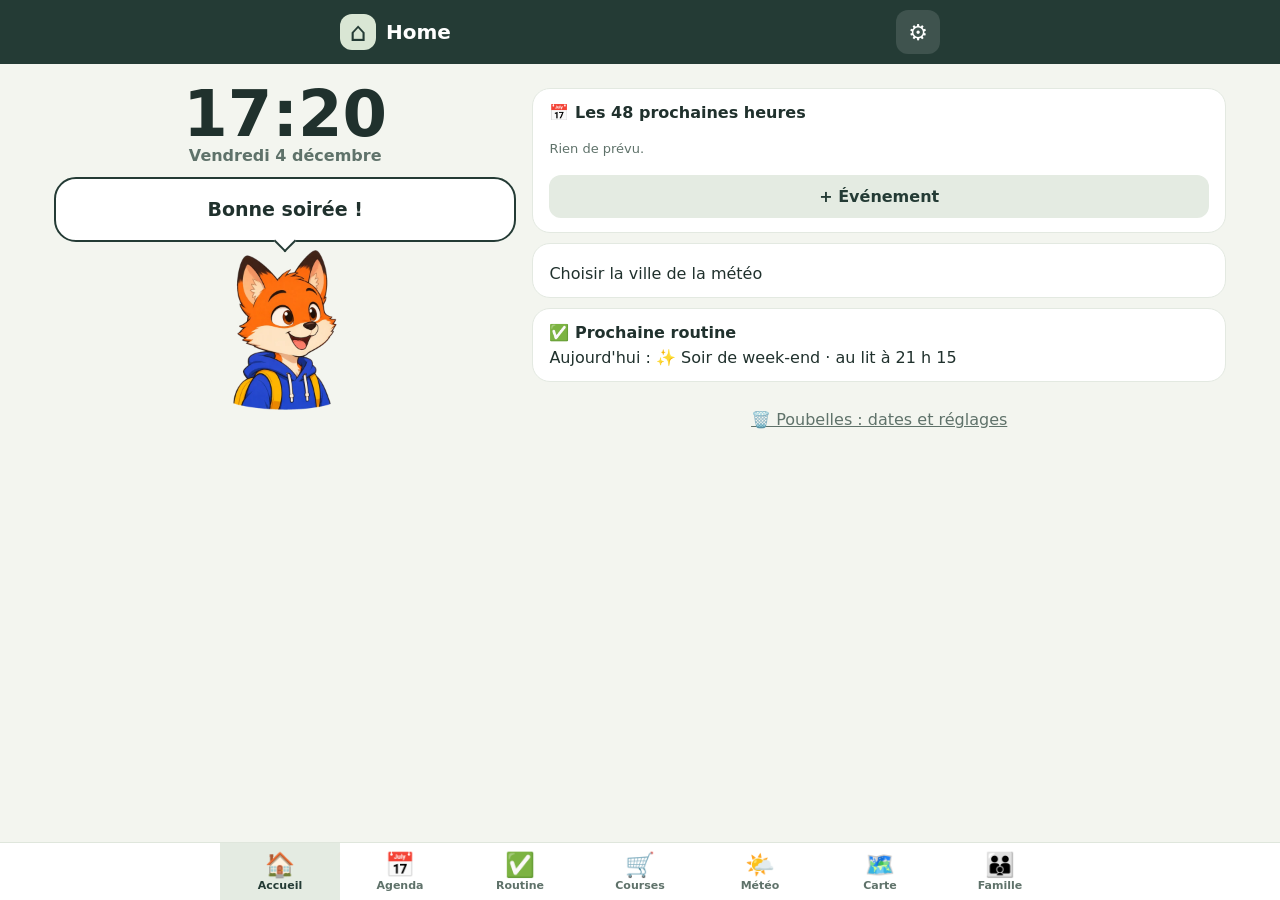
<file: web/index.html>
<!doctype html>
<html lang="fr">
<head>
  <meta charset="utf-8">
  <meta name="viewport" content="width=device-width,initial-scale=1,viewport-fit=cover">
  <meta name="theme-color" content="#243b35">
  <meta name="description" content="Tableau de bord familial local-first Home.">
  <link rel="manifest" href="./manifest.webmanifest">
  <link rel="icon" href="./icons/home-64.png" type="image/png">
  <link rel="stylesheet" href="./vendor/leaflet/leaflet.css">
  <link rel="stylesheet" href="./styles.css">
  <title>Home</title>
</head>
<body>
  <header class="topbar">
    <div class="brand"><span class="brand-mark">⌂</span><strong>Home</strong></div>
    <button id="open-settings" class="icon-button" type="button" aria-label="Réglages">⚙️</button>
  </header>

  <p id="pin-notice" class="spare notice" hidden><span id="pin-notice-text"></span> <button id="pin-cancel" class="button secondary" type="button">Annuler</button></p>

  <main id="dashboard" hidden>
    <div class="side-a dash-a">
      <section class="dash-clock"><strong id="dash-time"></strong><span id="dash-date"></span></section>
      <section class="mascot-zone">
        <p id="dash-speech" class="speech"></p>
        <img id="dash-mascot" class="mascot" alt="" width="180" height="180">
      </section>
    </div>
    <div class="side-b dash-b">
      <section id="dash-bins" class="dash-card dash-alert" hidden>
        <strong id="dash-bins-title"></strong><small id="dash-bins-note"></small>
        <div class="row"><button id="dash-bins-out" class="button" type="button">C'est sorti ✓</button><button id="dash-bins-dates" class="button secondary" type="button">Les dates</button></div>
      </section>
      <section id="dash-agenda" class="dash-card">
        <button id="dash-agenda-open" class="card-title" type="button">📅 Les 48 prochaines heures</button>
        <div id="dash-agenda-list"></div>
        <button id="dash-agenda-add" class="button secondary" type="button">+ Événement</button>
      </section>
      <button id="dash-weather" class="dash-card" type="button"><span id="dash-weather-days" class="dash-days"></span><span id="dash-weather-tip"></span></button>
      <button id="dash-shopping" class="dash-card" type="button" hidden><strong>🛒 Courses</strong><span id="dash-shopping-text"></span></button>
      <button id="dash-routine" class="dash-card" type="button" hidden><strong>✅ Prochaine routine</strong><span id="dash-routine-text"></span></button>
      <button id="dash-bins-link" class="link" type="button">🗑️ Poubelles : dates et réglages</button>
    </div>
  </main>

  <main id="agenda" hidden>
    <div id="agenda-browse">
      <div class="agenda-head">
        <div id="agenda-modes" class="segmented" role="group" aria-label="Affichage">
          <button type="button" data-mode="month">Mois</button><button type="button" data-mode="week">Semaine</button><button type="button" data-mode="day">Jour</button>
        </div>
        <div class="agenda-nav">
          <button id="agenda-prev" class="mini" type="button" aria-label="Précédent">‹</button>
          <strong id="agenda-title"></strong>
          <button id="agenda-next" class="mini" type="button" aria-label="Suivant">›</button>
          <button id="agenda-today" class="mini" type="button">Auj.</button>
        </div>
      </div>
      <div id="agenda-body"></div>
      <button id="event-new" class="button fab" type="button">+ Événement</button>
    </div>
    <form id="agenda-form" class="panel" hidden novalidate>
      <h2 id="event-heading"></h2>
      <label class="field"><span>Quoi ?</span><input id="event-title" type="text" maxlength="60" autocomplete="off"></label>
      <label class="field"><span>Quand ?</span><input id="event-date" type="date"></label>
      <label class="field"><span>Jusqu'au (vacances, séjour…), facultatif</span><input id="event-end" type="date"></label>
      <label class="field"><span>Heure, facultatif</span><input id="event-time" type="time"></label>
      <div class="field"><span>Qui ? (aucun nom coché : toute la famille)</span><div id="event-who" class="chips"></div></div>
      <label class="inline"><input id="event-maybe" type="checkbox">À confirmer</label>
      <label class="inline"><input id="event-yearly" type="checkbox">Revient chaque année (anniversaire…)</label>
      <div class="row form-actions"><button class="button">Enregistrer</button><button id="event-cancel" class="button secondary" type="button">Annuler</button><button id="event-delete" class="button danger" type="button">Supprimer</button></div>
    </form>
  </main>

  <main id="home" hidden>
    <div class="side-a routine-a">
      <button id="weather-chip" class="weather-chip" type="button" hidden></button>
      <section id="bins-reminder" class="bins-reminder" hidden>
        <img src="./mascots/rabbit-think.webp" alt="" width="64" height="64">
        <div><strong id="bins-title"></strong><small id="bins-note"></small>
          <div class="row"><button id="bins-out" class="button" type="button">C'est sorti ✓</button><button id="bins-dates" class="button secondary" type="button">Les dates</button></div></div>
      </section>
      <nav id="members" class="chips" aria-label="Qui es-tu ?"></nav>
      <select id="routine-select" aria-label="Routine"></select>

      <section class="mascot-zone">
        <p id="speech" class="speech" role="status"></p>
        <img id="mascot" class="mascot" alt="" width="220" height="220">
      </section>

      <section id="clock" class="clock">
        <div><span id="deadline-label"></span><strong id="countdown"></strong></div>
        <div class="clock-side"><span id="status-label" class="badge"></span><small id="estimate"></small></div>
      </section>

      <section id="gauge" class="gauge" aria-label="Avance ou retard">
        <strong id="gauge-label"></strong>
        <div class="gauge-track"><div id="gauge-fill"></div><i class="gauge-center"></i><div id="gauge-needle"></div></div>
        <div class="gauge-legend"><span>Retard</span><span>Pile poil</span><span>Avance</span></div>
      </section>

      <section id="timer" class="timer" hidden>
        <div class="timer-head"><strong id="timer-title"></strong><span id="timer-value" role="timer"></span></div>
        <div class="track"><div id="timer-bar"></div></div>
        <small id="timer-hint"></small>
        <button id="timer-go" class="button" type="button">▶ C'est parti</button>
      </section>

      <section id="anchor" class="anchor" hidden>
        <strong id="anchor-label"></strong>
        <div><button type="button" class="mini" data-shift="-5">−5</button><button type="button" class="mini" data-shift="5">+5</button><button type="button" class="mini" data-shift="15">+15</button></div>
      </section>
    </div>
    <div class="side-b routine-b">
      <div class="progress"><div class="track"><div id="progress-bar"></div></div><span id="progress-text"></span></div>
      <p id="spare" class="spare" hidden></p>
      <img id="duo" class="duo" src="./mascots/duo-walk.webp" alt="Le renard et le lapin en route" width="300" height="300" hidden>
      <ol id="steps" class="steps"></ol>
      <button id="reset-day" class="link" type="button">Recommencer la routine</button>
      <p id="sync-state" class="sync-state" role="status" hidden></p>
    </div>
  </main>

  <main id="shopping" hidden>
    <h1>Courses</h1>
    <form id="shopping-form" class="row"><input id="shopping-input" type="text" maxlength="60" placeholder="Ajouter un article" aria-label="Article" autocomplete="off"><button class="button">Ajouter</button></form>
    <p id="shopping-empty" class="muted">La liste est vide.</p>
    <ul id="shopping-list" class="steps"></ul>
    <button id="shopping-clear" class="link" type="button">Retirer les articles cochés</button>
  </main>

  <main id="weather" hidden>
    <h1>Météo · <span id="weather-place"></span></h1>
    <div id="weather-body">
      <section class="mascot-zone"><p id="weather-advice" class="speech"></p><img id="weather-mascot" class="mascot" alt="" width="200" height="200"></section>
      <section class="panel center"><strong id="weather-now" class="big"></strong><p id="weather-feel"></p></section>
      <ul id="weather-days" class="forecast"></ul>
      <p class="credit">Données : <a href="https://open-meteo.com/" target="_blank" rel="noopener">Open-Meteo.com</a> (CC BY 4.0)</p>
    </div>
    <p id="weather-error" role="status"></p>
    <details class="panel"><summary>Changer de ville</summary>
      <form id="town-form" class="row"><input id="town-input" type="text" placeholder="Nom de la ville" aria-label="Ville"><button class="button">Chercher</button></form>
      <ul id="town-results" class="results"></ul>
      <button id="locate" class="button secondary" type="button">Utiliser ma position</button>
    </details>
  </main>

  <main id="bins" hidden>
    <h1>Les poubelles</h1>
    <p class="muted">À sortir la veille au soir. Les décalages de jours fériés dépendent de la commune : vérifie et ajuste avec ✏️.</p>
    <ul id="bin-list" class="steps"></ul>
    <button id="bin-rules-open" class="button" type="button">Régler les jours de ramassage</button>
    <section id="bin-rules-panel" class="panel" hidden>
      <div id="bin-rules"></div>
      <label class="inline"><input id="bin-shift" type="checkbox">Décaler d'un jour après un jour férié</label>
      <div class="row"><button id="bin-add" class="button secondary" type="button">+ Une poubelle</button></div>
      <div class="row"><button id="bin-rules-save" class="button" type="button">Enregistrer</button><button id="bin-rules-cancel" class="button secondary" type="button">Annuler</button></div>
    </section>
  </main>
  <main id="map-view" hidden>
    <h1>La carte</h1>
    <p class="eyebrow">OÙ EST… ?</p>
    <nav id="map-people" class="chips"></nav>
    <nav id="map-places" class="chips"></nav>
    <p id="map-empty" class="muted">Commence par ajouter la maison.</p>
    <div class="map-bar">
      <button id="place-add" type="button">➕ Lieu</button>
      <button id="search-toggle" type="button">🔍 Chercher</button>
      <select id="map-base" aria-label="Fond de carte"></select>
    </div>
    <form id="place-search" class="row search" hidden><input id="place-query" type="search" placeholder="Adresse ou ville" aria-label="Adresse ou ville" required><button class="button secondary">OK</button></form>
    <ul id="place-results" class="results"></ul>
    <p id="map-hint" class="spare" hidden></p>
    <div id="map" class="map"></div>
    <section id="map-card" class="panel" hidden></section>
    <form id="place-form" class="panel" hidden>
      <label class="field"><span>Nom du lieu</span><input id="place-name" type="text" maxlength="40" required></label>
      <label class="field"><span>Emoji</span><input id="place-emoji" type="text" maxlength="8"></label>
      <label class="field"><span>Type</span><select id="place-kind"><option value="home">Maison</option><option value="outing">Où on va</option><option value="family">Chez un proche</option><option value="other">Autre</option></select></label>
      <div class="row"><button class="button">Enregistrer</button><button id="place-cancel" class="button secondary" type="button">Annuler</button><button id="place-delete" class="button danger" type="button">Supprimer</button></div>
    </form>
  </main>

  <main id="contacts" hidden>
    <h1>La famille et les proches</h1>
    <p id="contact-empty" class="muted">Aucun contact pour l'instant : papi, mamie, tata, tonton…</p>
    <ul id="contact-list" class="steps"></ul>
    <button id="contact-add" class="button" type="button">+ Ajouter un contact</button>
    <form id="contact-form" class="panel" hidden>
      <label class="field"><span>Prénom ou surnom</span><input id="contact-name" type="text" maxlength="30" required></label>
      <label class="field"><span>Lien</span><input id="contact-relation" type="text" maxlength="30" placeholder="Mamie, tonton…"></label>
      <label class="field"><span>Emoji</span><input id="contact-emoji" type="text" maxlength="8" placeholder="👵"></label>
      <label class="field"><span>Téléphone</span><input id="contact-phone" type="tel" maxlength="24"></label>
      <label class="field"><span>Habite à : un lieu déjà sur la carte</span><select id="contact-homeId"></select></label>
      <label class="field" for="contact-address"><span>… ou une nouvelle adresse</span></label>
      <div class="row search"><input id="contact-address" type="search" maxlength="120" placeholder="12 rue des Lilas, Rennes" autocomplete="off"><button id="address-search" class="button secondary" type="button">Chercher</button></div>
      <ul id="address-results" class="results"></ul>
      <label class="field"><span>Note</span><input id="contact-note" type="text" maxlength="120"></label>
      <div class="row"><button class="button">Enregistrer</button><button id="contact-cancel" class="button secondary" type="button">Annuler</button><button id="contact-delete" class="button danger" type="button">Supprimer</button></div>
    </form>
  </main>

  <main id="settings" hidden>
    <h1>Réglages</h1>
    <section class="panel">
      <h2>La famille</h2>
      <div id="member-list"></div>
      <button id="add-member" class="button secondary" type="button">+ Ajouter un enfant</button>
      <h3>Les adultes</h3>
      <p class="muted">Pour l'agenda : pas de routine. La couleur choisie sert de fond aux événements.</p>
      <div id="adult-list"></div>
      <button id="add-adult" class="button secondary" type="button">+ Ajouter un adulte</button>
    </section>
    <section class="panel">
      <h2>Routines</h2>
      <label class="inline"><input id="holidays" type="checkbox"> Mode vacances</label>
      <div id="routine-list"></div>
      <button id="reset-config" class="link" type="button">Revenir aux routines par défaut</button>
    </section>
    <section class="panel">
      <h2>Mode adulte</h2>
      <p class="muted">Un code protège les réglages, la remise à zéro, les contacts et les lieux. Les cases des routines restent libres. C'est un garde-fou, pas un coffre-fort.</p>
      <p id="pin-state" class="muted"></p>
      <div id="pin-list"></div>
      <label class="field"><span>Ajouter un adulte, ou redonner un code (même nom)</span><input id="pin-name" type="text" maxlength="20" placeholder="Prénom de l'adulte" autocomplete="off"></label>
      <label class="field"><span>Code (4 à 8 chiffres)</span><input id="pin" type="password" inputmode="numeric" maxlength="8" autocomplete="new-password"></label>
      <button id="pin-add" class="button secondary" type="button">+ Ajouter ce code</button>
    </section>
    <section class="panel">
      <h2>Sauvegarde</h2>
      <p class="muted">Un fichier avec les réglages, routines, agenda, contacts, lieux, courses et poubelles. Les contacts y sont lisibles par n'importe qui : garde-le pour toi. Les codes adultes et les cases du jour n'y sont pas.</p>
      <div class="row"><button id="backup-export" class="button secondary" type="button">Exporter</button><button id="backup-import" class="button secondary" type="button">Importer…</button></div>
      <input id="backup-file" type="file" accept=".json,application/json" hidden>
    </section>
    <p class="muted"><a href="./guide/">Guide d'installation et de test</a><br><a href="./flash/">Installer la centrale ou la montre (ordinateur)</a></p>
    <div class="save-bar">
      <button id="cancel-settings" class="button secondary" type="button">Annuler</button>
      <button id="save-settings" class="button" type="button">Enregistrer</button>
    </div>
    <details class="panel">
      <summary>Synchronisation avec la maison</summary>
      <p class="muted">Partage les réglages et la progression du jour entre les téléphones, via la centrale C6. Sur le premier téléphone connecté, ses réglages deviennent ceux de la maison ; les suivants les reprennent.</p>
      <label class="field"><span>Adresse de la centrale (affichée sur son écran)</span><input id="server-url" type="url" placeholder="http://homeplanner.local"></label>
      <label class="field"><span>Nom de cet appareil</span><input id="device-name" type="text" maxlength="24" autocomplete="off" placeholder="Téléphone de Léa"></label>
      <label class="field"><span>Code d'appairage, si la centrale a un écran (sinon laisse vide et appuie sur son bouton BOOT)</span><input id="pairing-key" type="text" maxlength="8" autocapitalize="characters" autocomplete="off" spellcheck="false"></label>
      <button id="save-server" class="button secondary" type="button">Connecter</button>
      <p id="server-state" role="status">Non configurée</p>
      <div id="device-list" hidden>
        <p class="muted"><strong>Appareils connectés à la centrale</strong></p>
        <div id="devices"></div>
      </div>
    </details>
  </main>
  <nav id="tabs" class="tabs" aria-label="Rubriques">
    <button type="button" data-view="dashboard"><span>🏠</span>Accueil</button>
    <button type="button" data-view="agenda"><span>📅</span>Agenda</button>
    <button type="button" data-view="home"><span>✅</span>Routine</button>
    <button type="button" data-view="shopping"><span>🛒</span>Courses</button>
    <button type="button" data-view="weather"><span>🌤️</span>Météo</button>
    <button type="button" data-view="map-view"><span>🗺️</span>Carte</button>
    <button type="button" data-view="contacts"><span>👪</span>Famille</button>
  </nav>
  <script src="./vendor/leaflet/leaflet.js"></script>
  <script type="module" src="./app.js"></script>
</body>
</html>
</file>
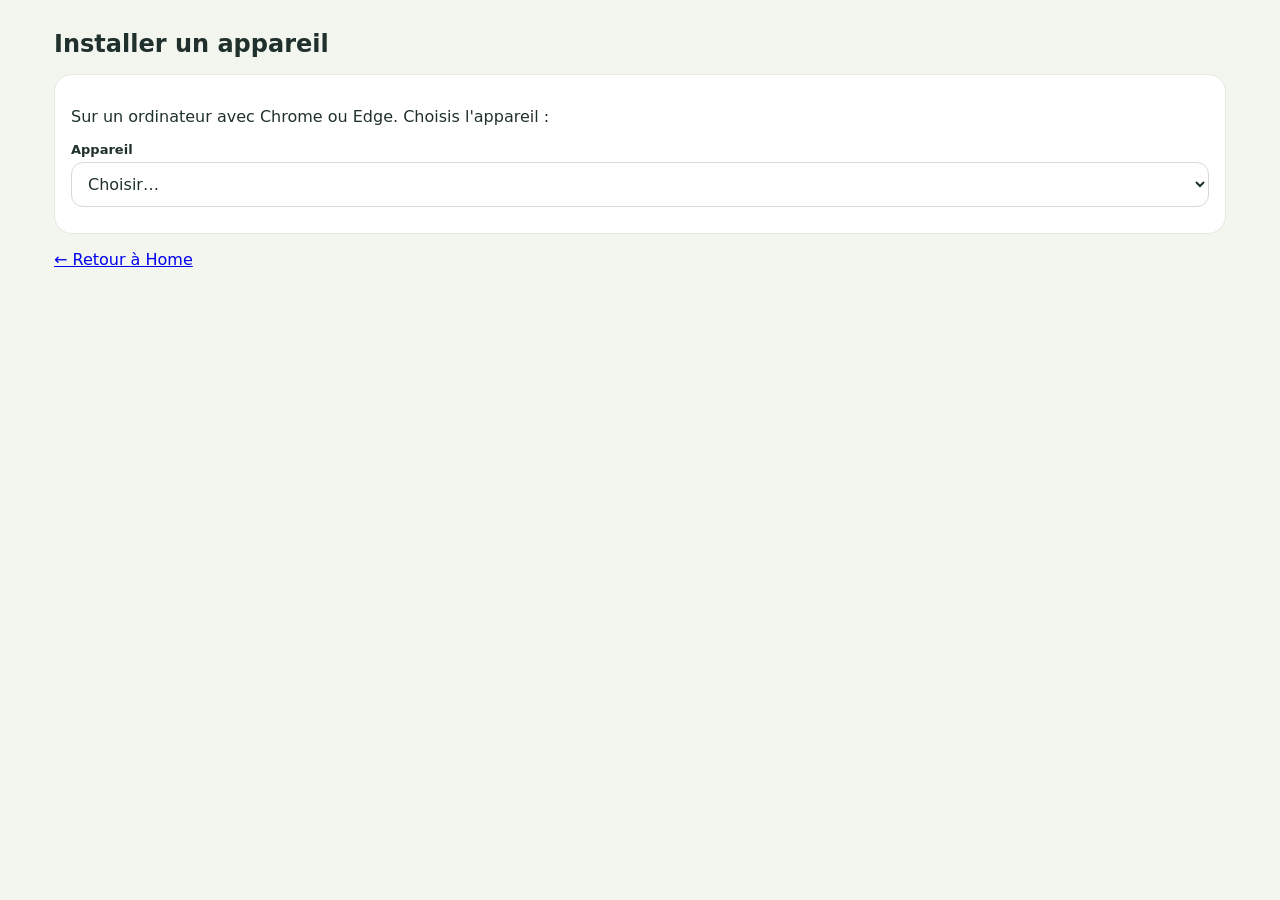
<file: web/flash/index.html>
<!doctype html>
<html lang="fr">
<head>
  <meta charset="utf-8">
  <meta name="viewport" content="width=device-width, initial-scale=1">
  <title>Home · Installer un appareil</title>
  <link rel="stylesheet" href="../styles.css">
</head>
<body>
  <main>
    <h1>Installer un appareil</h1>
    <section class="panel">
      <p>Sur un ordinateur avec Chrome ou Edge. Choisis l'appareil :</p>
      <label class="field"><span>Appareil</span><select id="device"><option value="">Choisir…</option></select></label>
      <div id="info" hidden>
        <p><strong>Il faut :</strong> <span id="needs"></span></p>
        <p id="backup" hidden></p>
        <ol id="steps"></ol>
        <p id="note" class="muted" hidden></p>
      </div>
      <p id="missing" hidden>Le firmware n'est pas publié ici : cette page ne fonctionne que sur le site déployé par GitHub Pages.</p>
      <esp-web-install-button hidden>
        <button slot="activate" class="button">Installer le firmware</button>
        <span slot="unsupported">Ce navigateur ne sait pas flasher : utilise Chrome ou Edge sur ordinateur.</span>
        <span slot="not-allowed">La page doit être ouverte en HTTPS.</span>
      </esp-web-install-button>
      <p class="muted" id="versionLine" hidden>Version proposée : <span id="version">?</span></p>
      <p class="muted" id="tip" hidden></p>
    </section>
    <p id="watchLicense" class="muted" hidden>Firmware de la montre sous licence GPL-2.0 (projet <a href="https://github.com/sharandac/My-TTGO-Watch">My-TTGO-Watch</a>), avec les applications Slovingo et Home. Sources : <a id="src-watch" href="https://github.com/lstux/T-Watch-2020">montre</a> et <a id="src-home" href="https://github.com/lstux/HomePlanner">application Home</a>. Fourni sans garantie.</p>
    <p><a href="../">← Retour à Home</a></p>
  </main>
  <script type="module">
    const $ = (s) => document.querySelector(s);
    const button = $("esp-web-install-button");
    const data = await (await fetch("./devices.json")).json();
    const select = $("#device");
    for (const d of data.devices) select.add(new Option(d.name, d.id));
    const show = (id, on) => { $(id).hidden = !on; };
    const sources = { home: $("#src-home").href, watch: $("#src-watch").href };
    select.onchange = async () => {
      const device = data.devices.find((d) => d.id === select.value);
      for (const id of ["#info", "#missing", "#versionLine", "#tip", "#watchLicense"]) show(id, false);
      button.hidden = true;
      if (!device) return;
      const spec = device.watch ? data.watch : device;
      $("#needs").textContent = spec.needs;
      $("#steps").replaceChildren(...spec.steps.map((t) => Object.assign(document.createElement("li"), { textContent: t })));
      $("#backup").textContent = spec.backup || ""; show("#backup", !!spec.backup);
      $("#note").textContent = spec.note || ""; show("#note", !!spec.note);
      show("#info", true);
      $("#tip").textContent = spec.tip || ""; show("#tip", !!spec.tip);
      show("#watchLicense", !!device.watch);
      try {
        const response = await fetch(device.manifest, { cache: "no-store" });
        if (!response.ok) throw new Error();
        const manifest = await response.json();
        await import("./esp-web-tools/install-button.js");
        if (select.value !== device.id) return;
        button.setAttribute("manifest", device.manifest); button.hidden = false;
        $("#version").textContent = manifest.version; show("#versionLine", true);
        if (device.watch) {
          const [home, watch] = manifest.version.split("+");
          $("#src-home").href = watch ? `${sources.home}/tree/${home}` : sources.home;
          $("#src-watch").href = watch ? `${sources.watch}/tree/${watch}` : sources.watch;
        }
      } catch { show("#missing", true); }
    };
  </script>
</body>
</html>
</file>
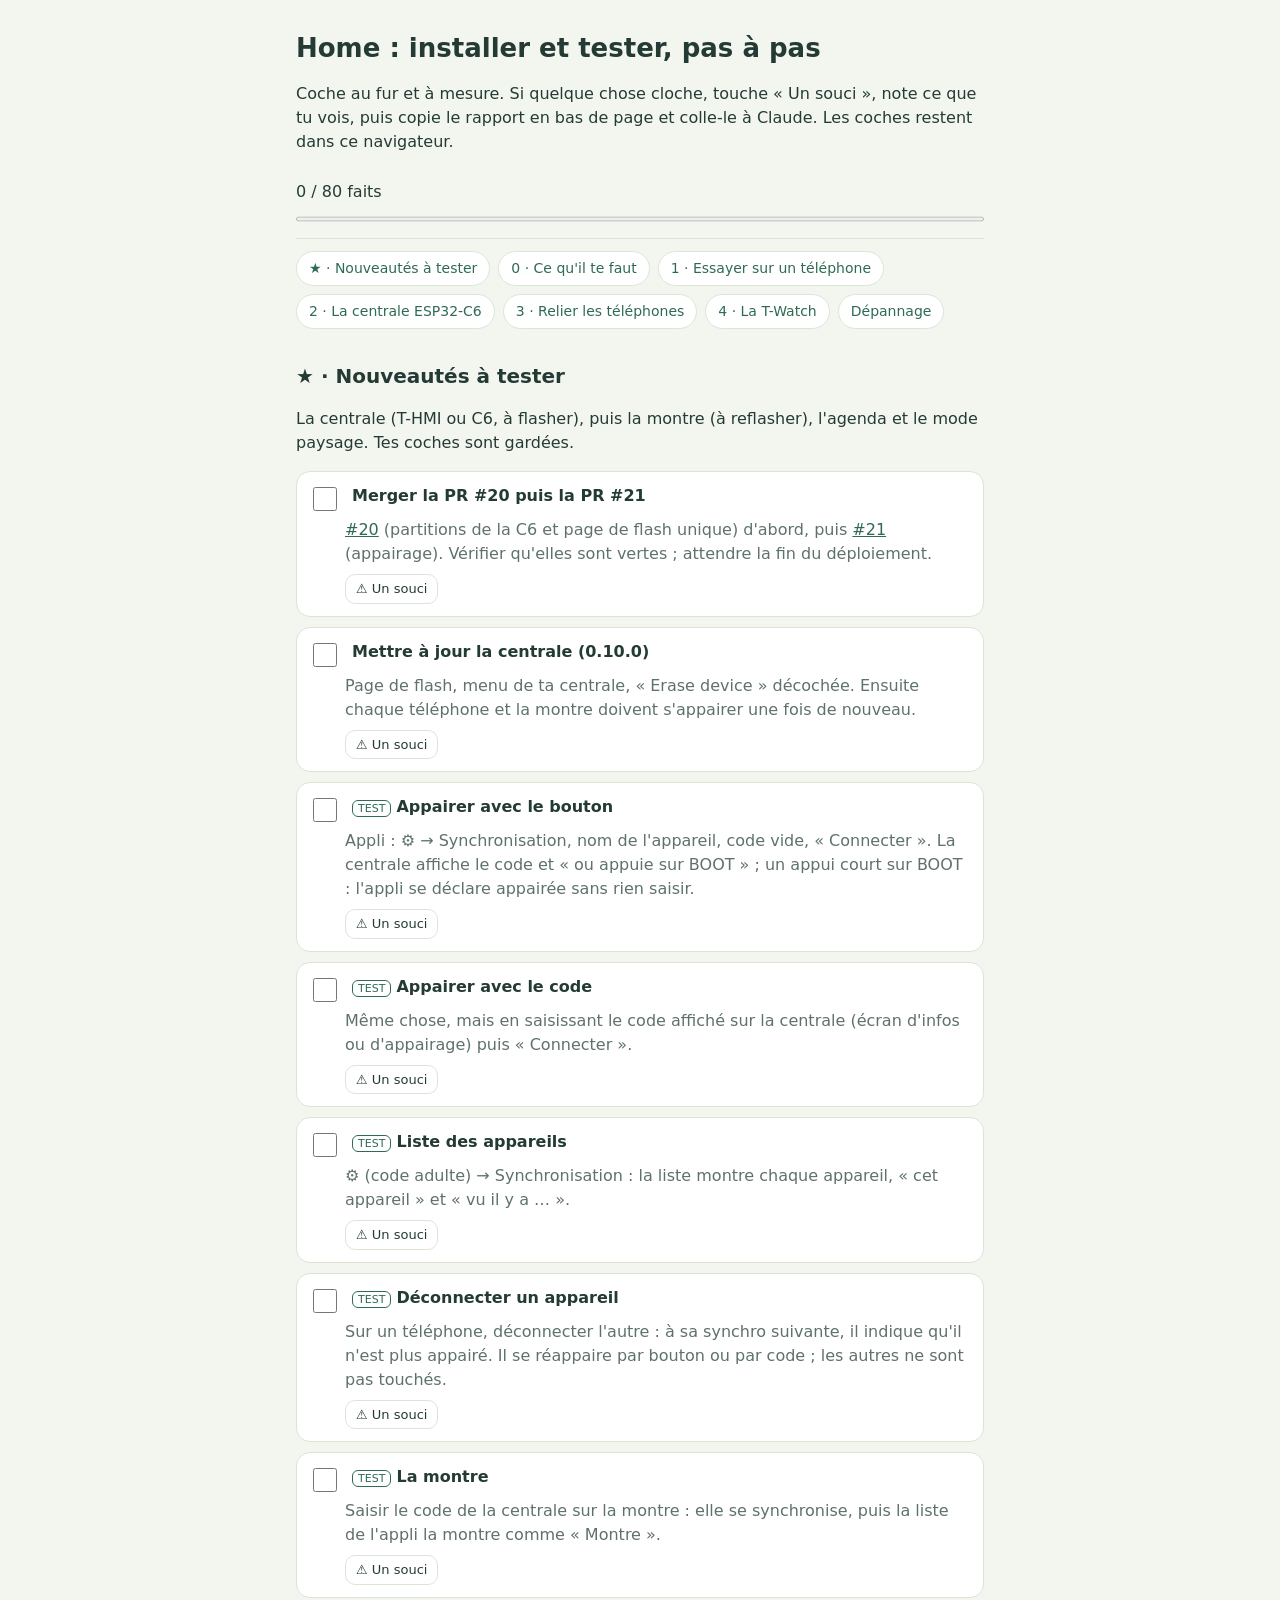
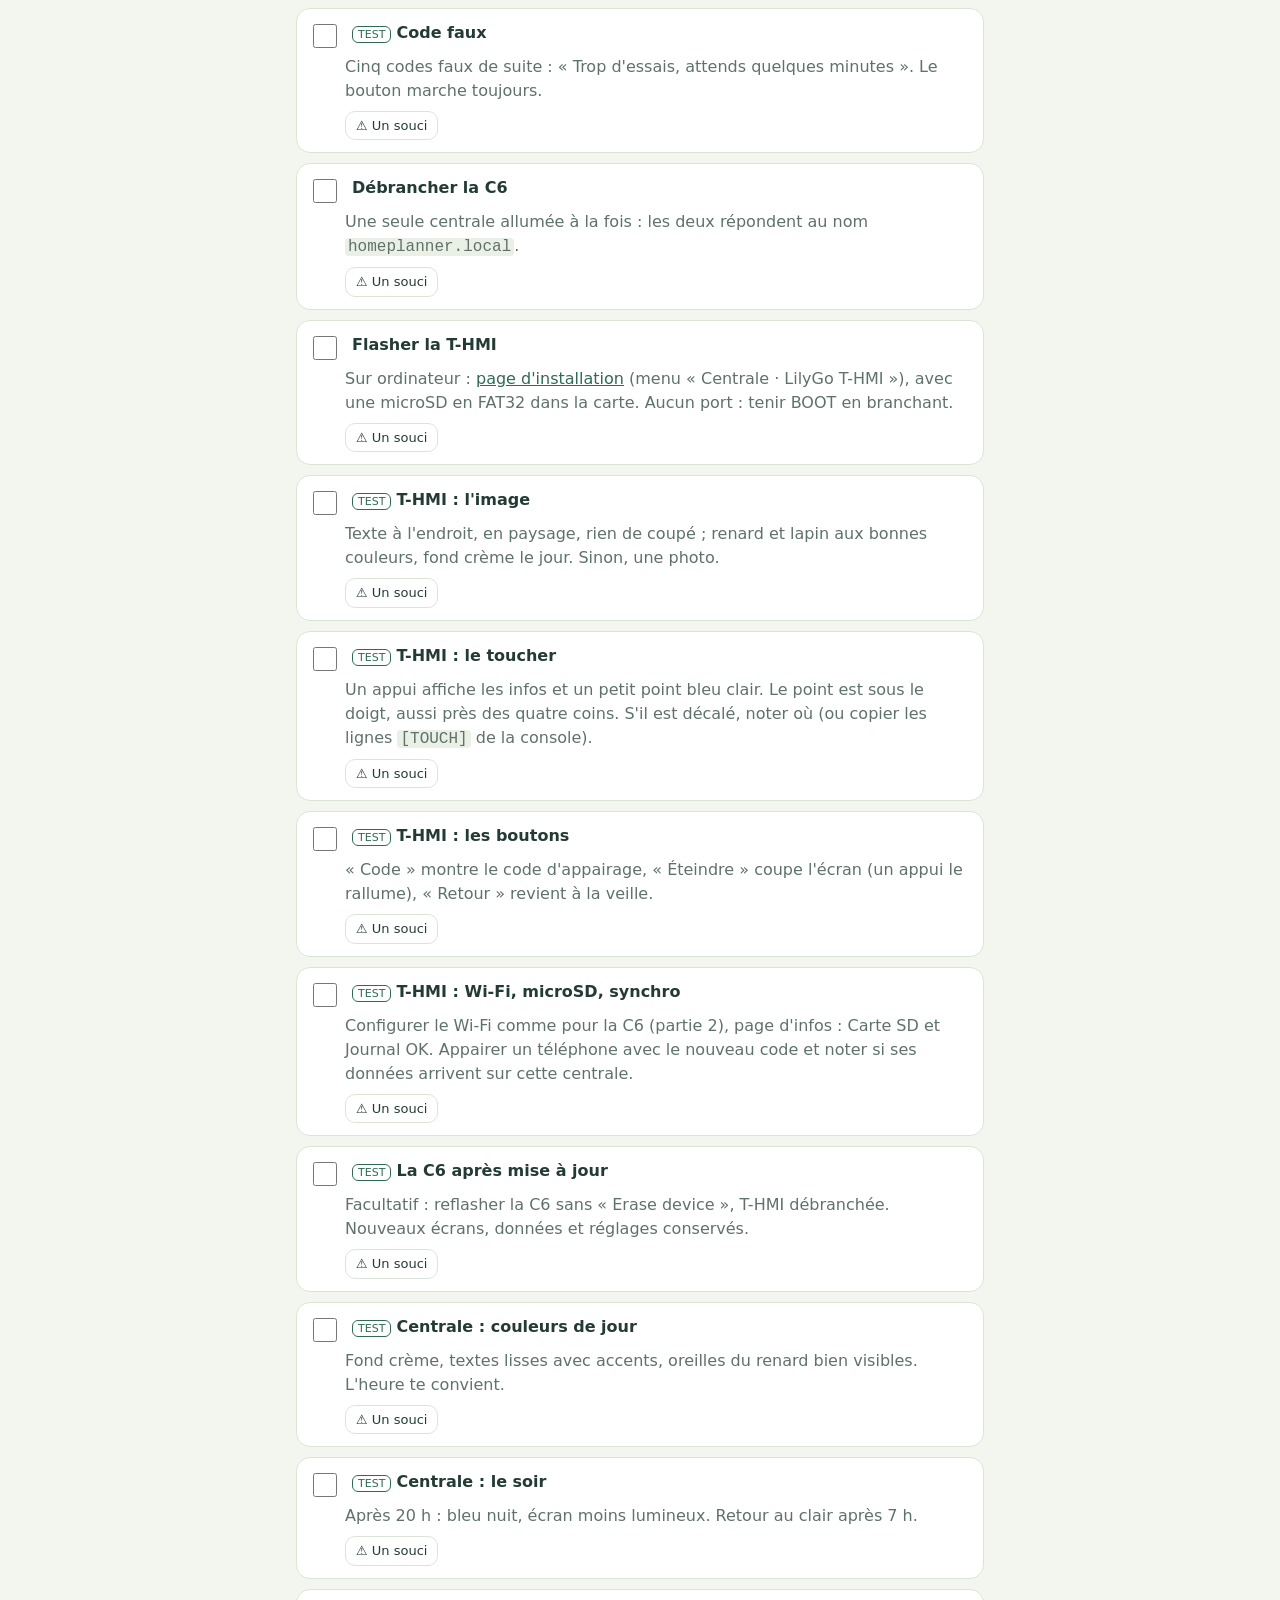
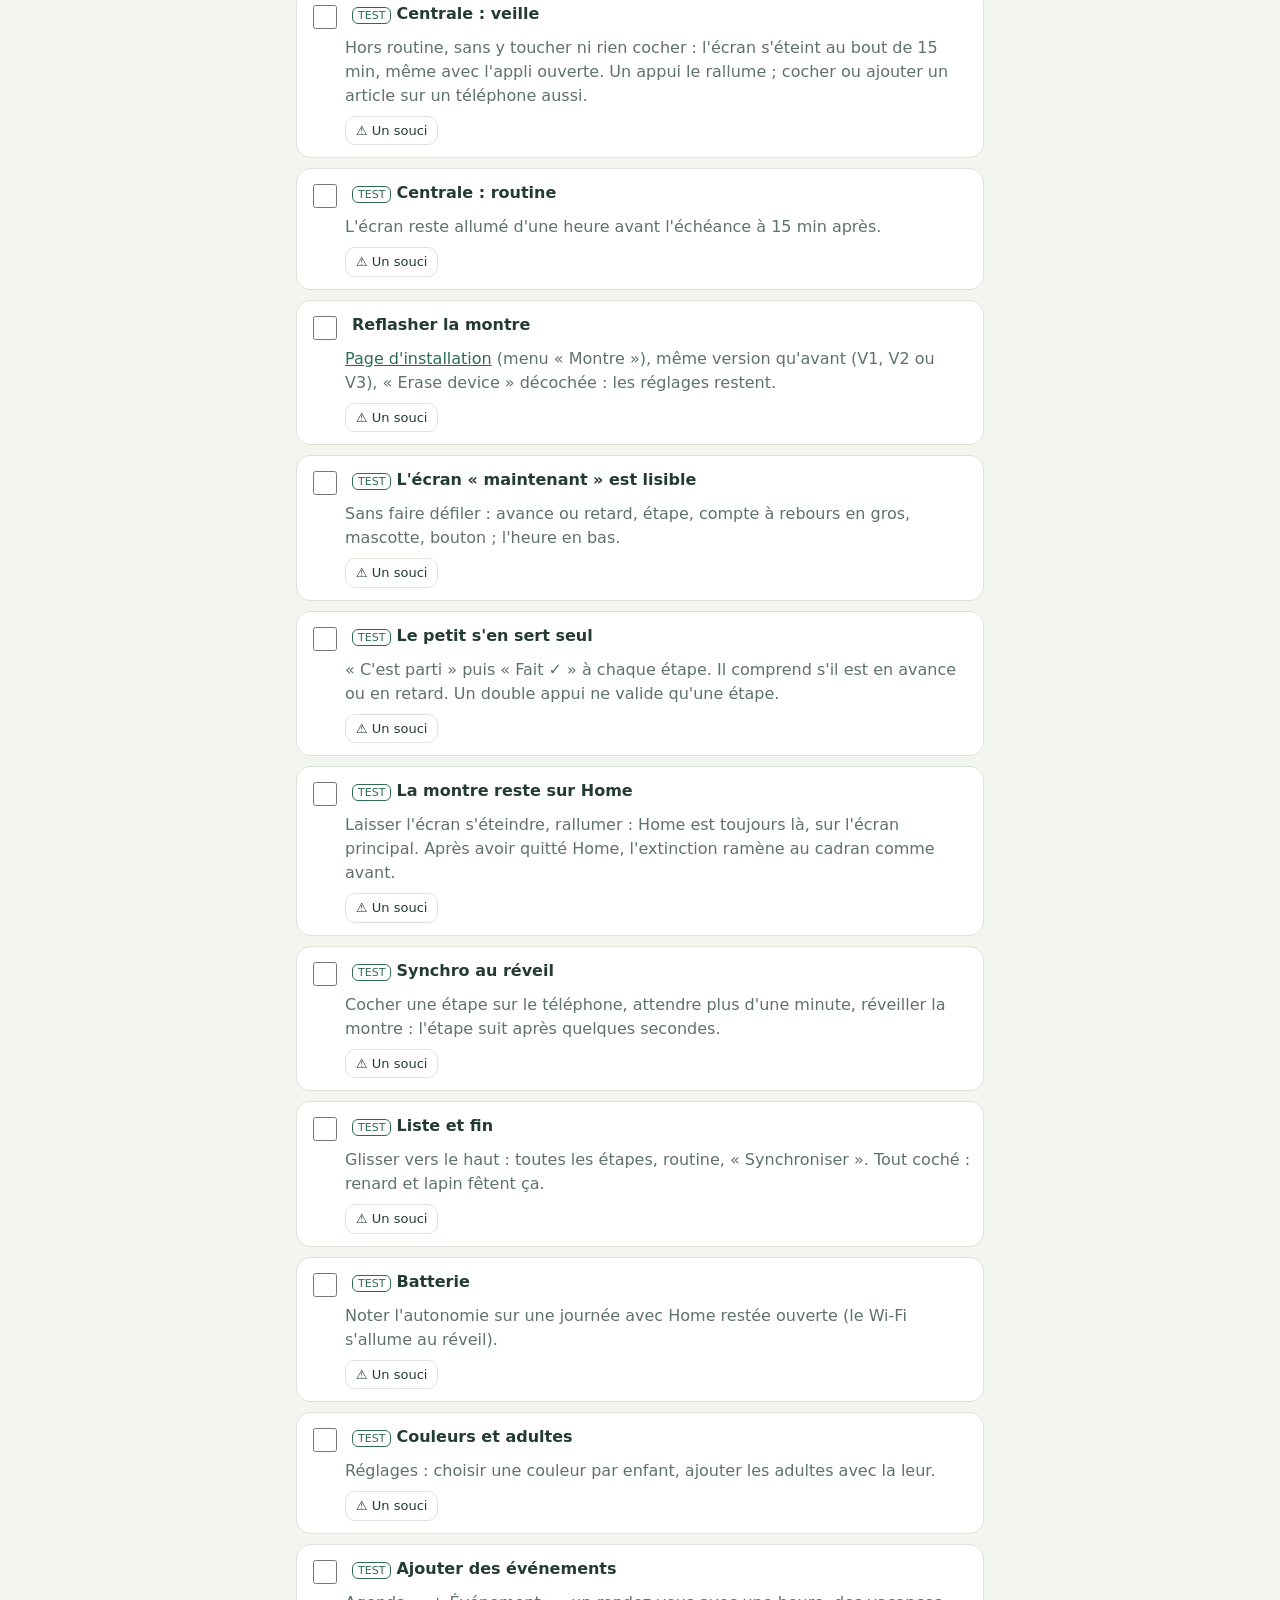
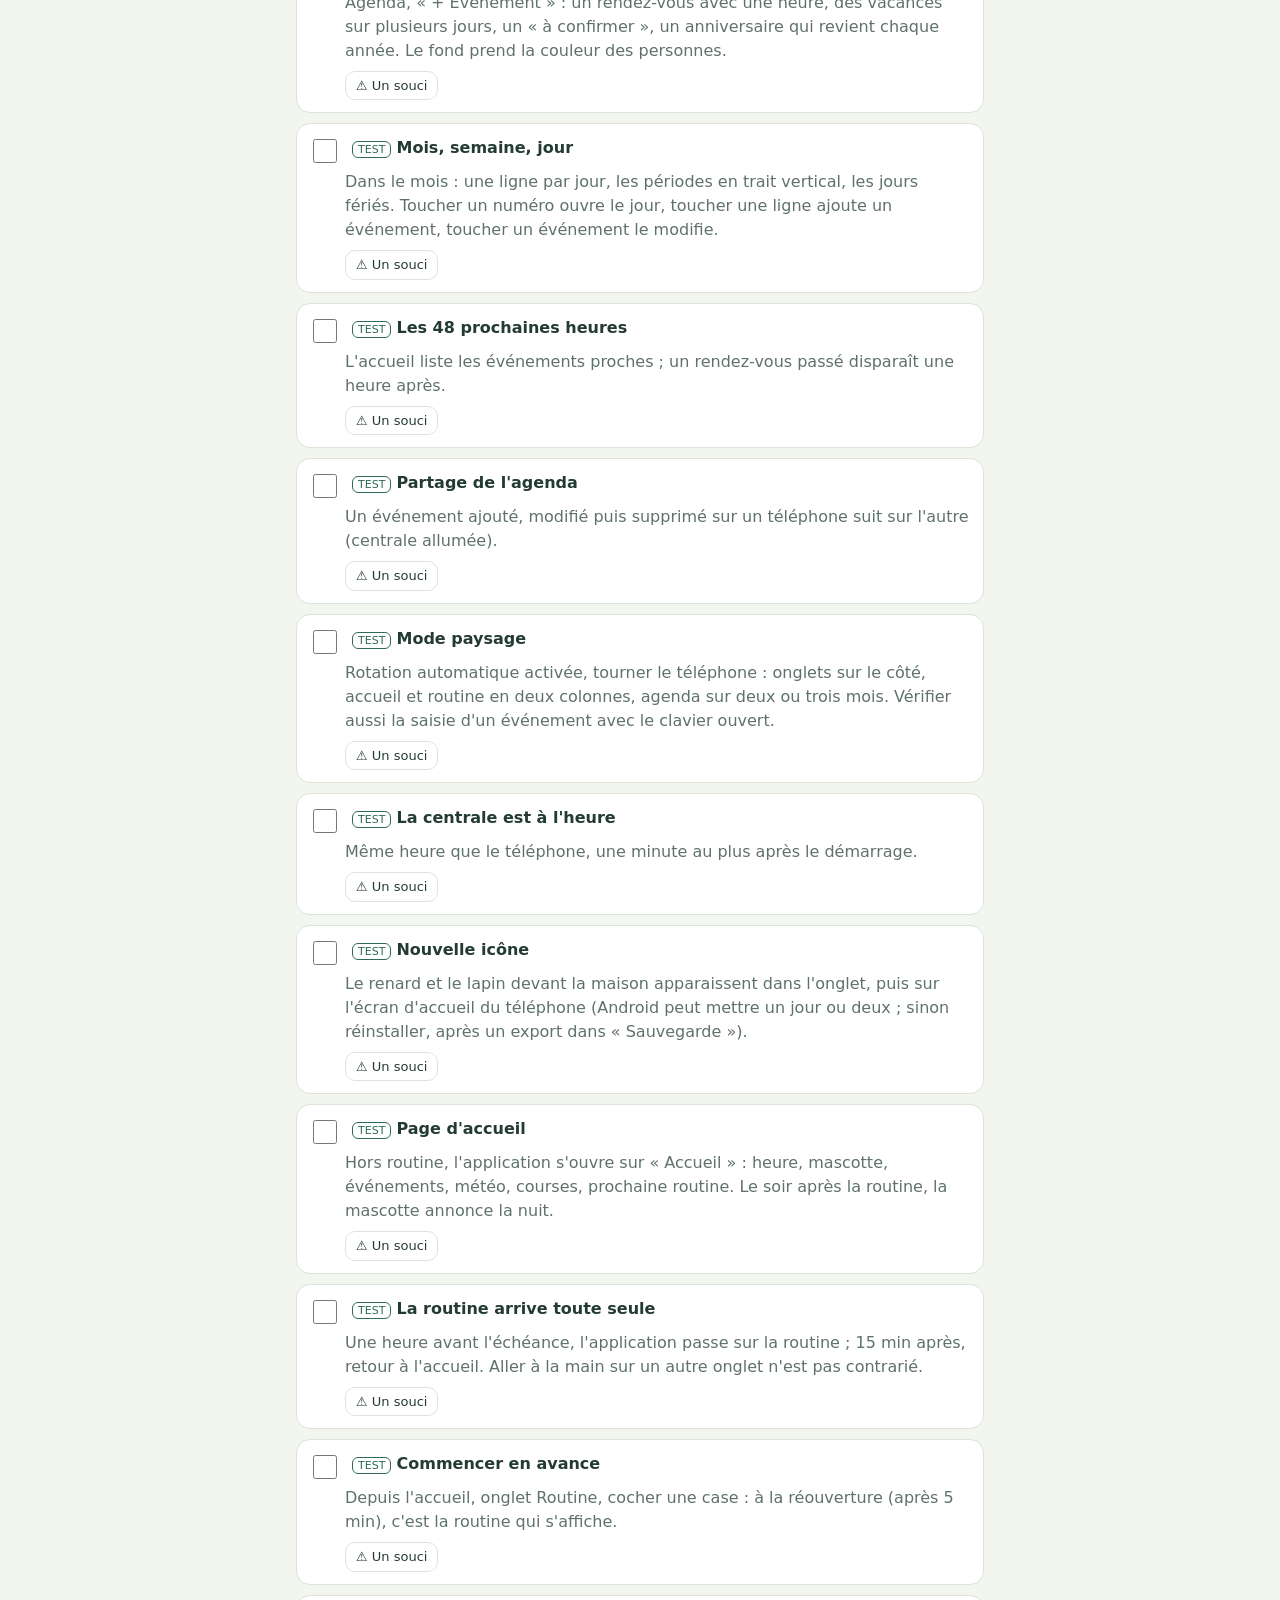
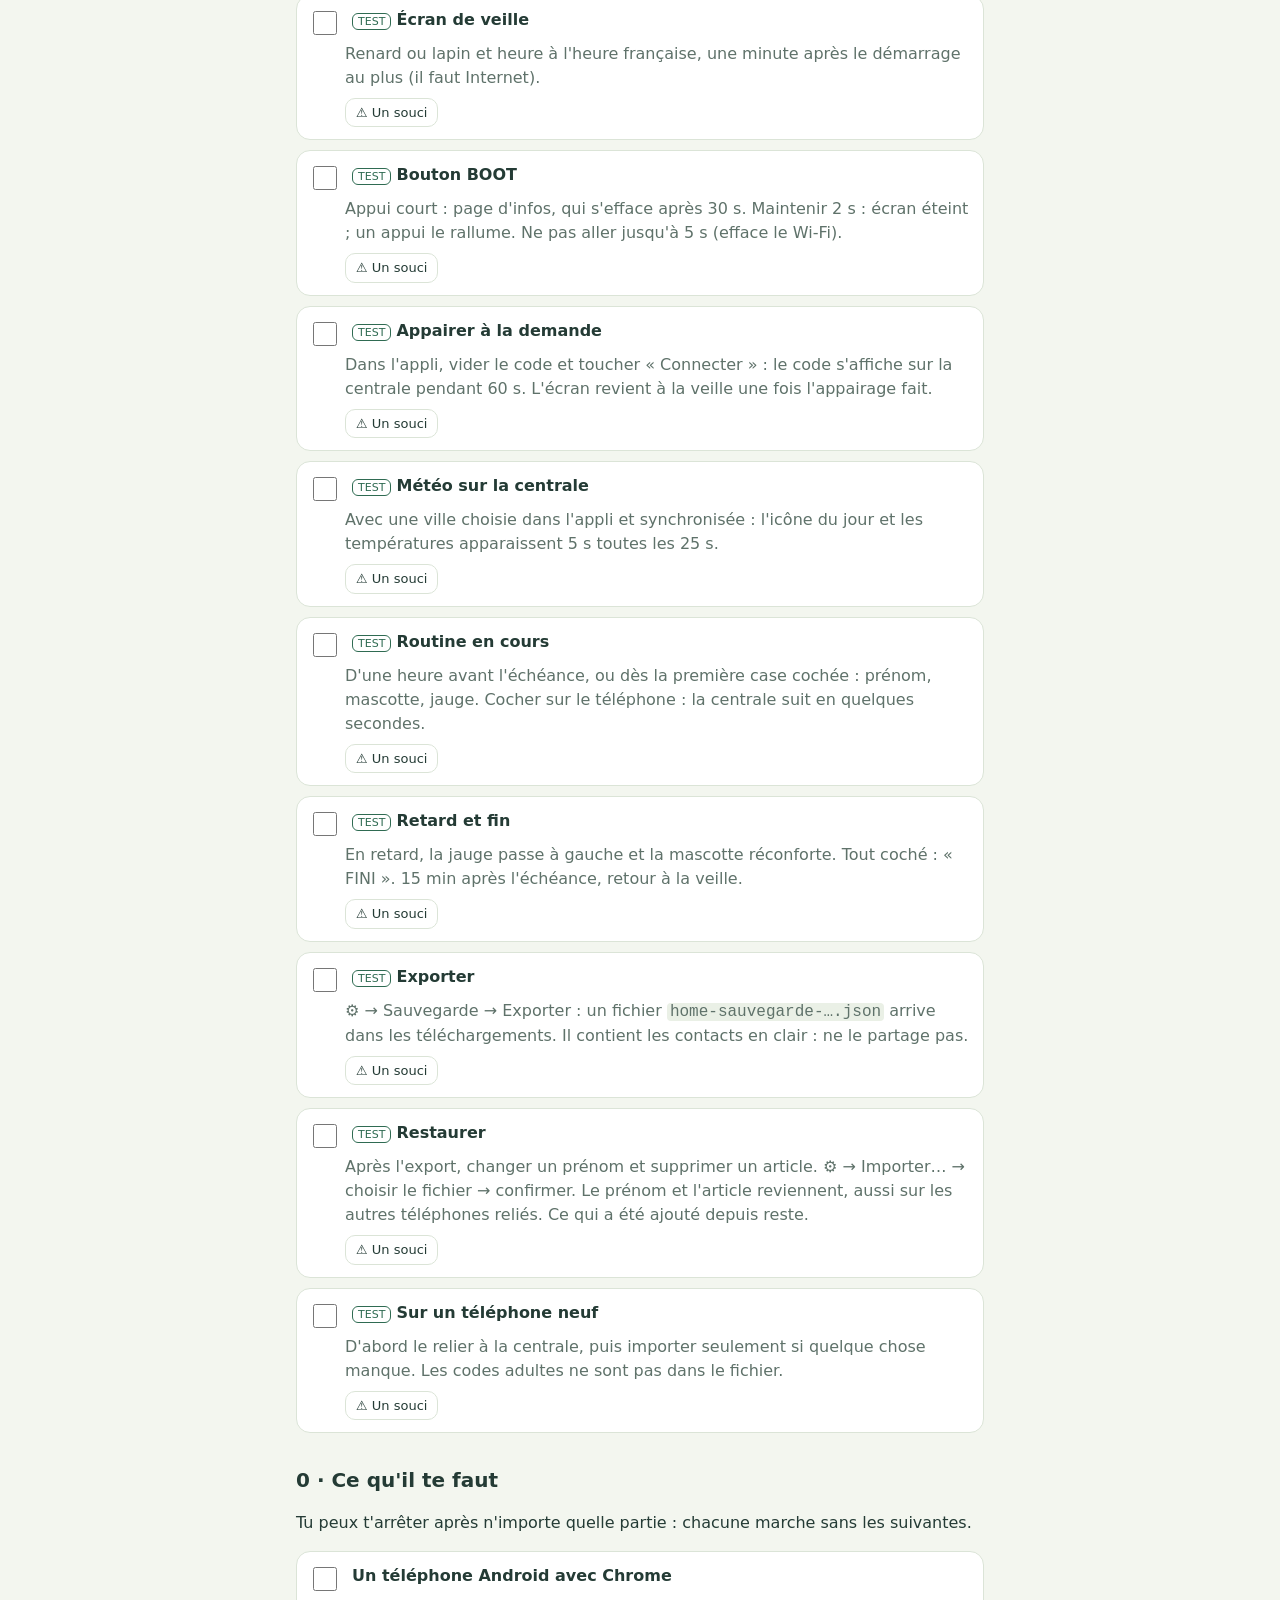
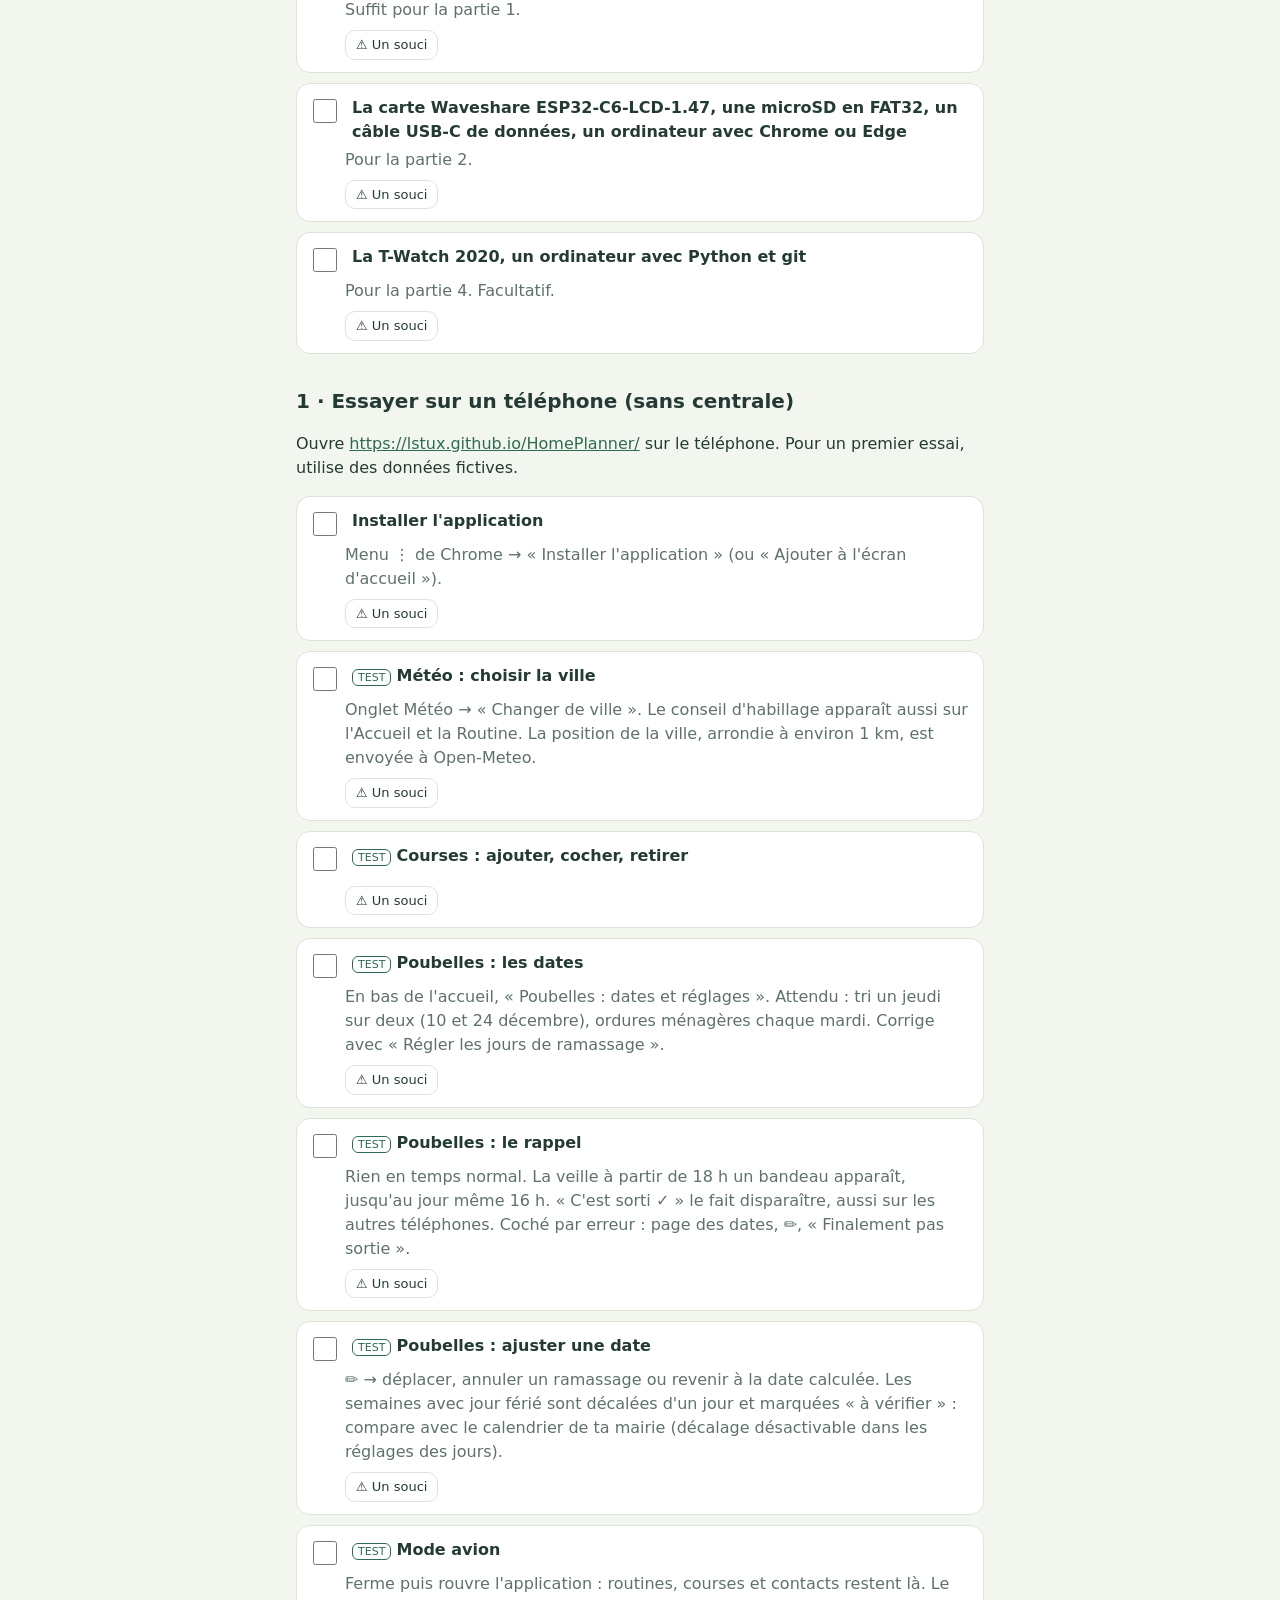
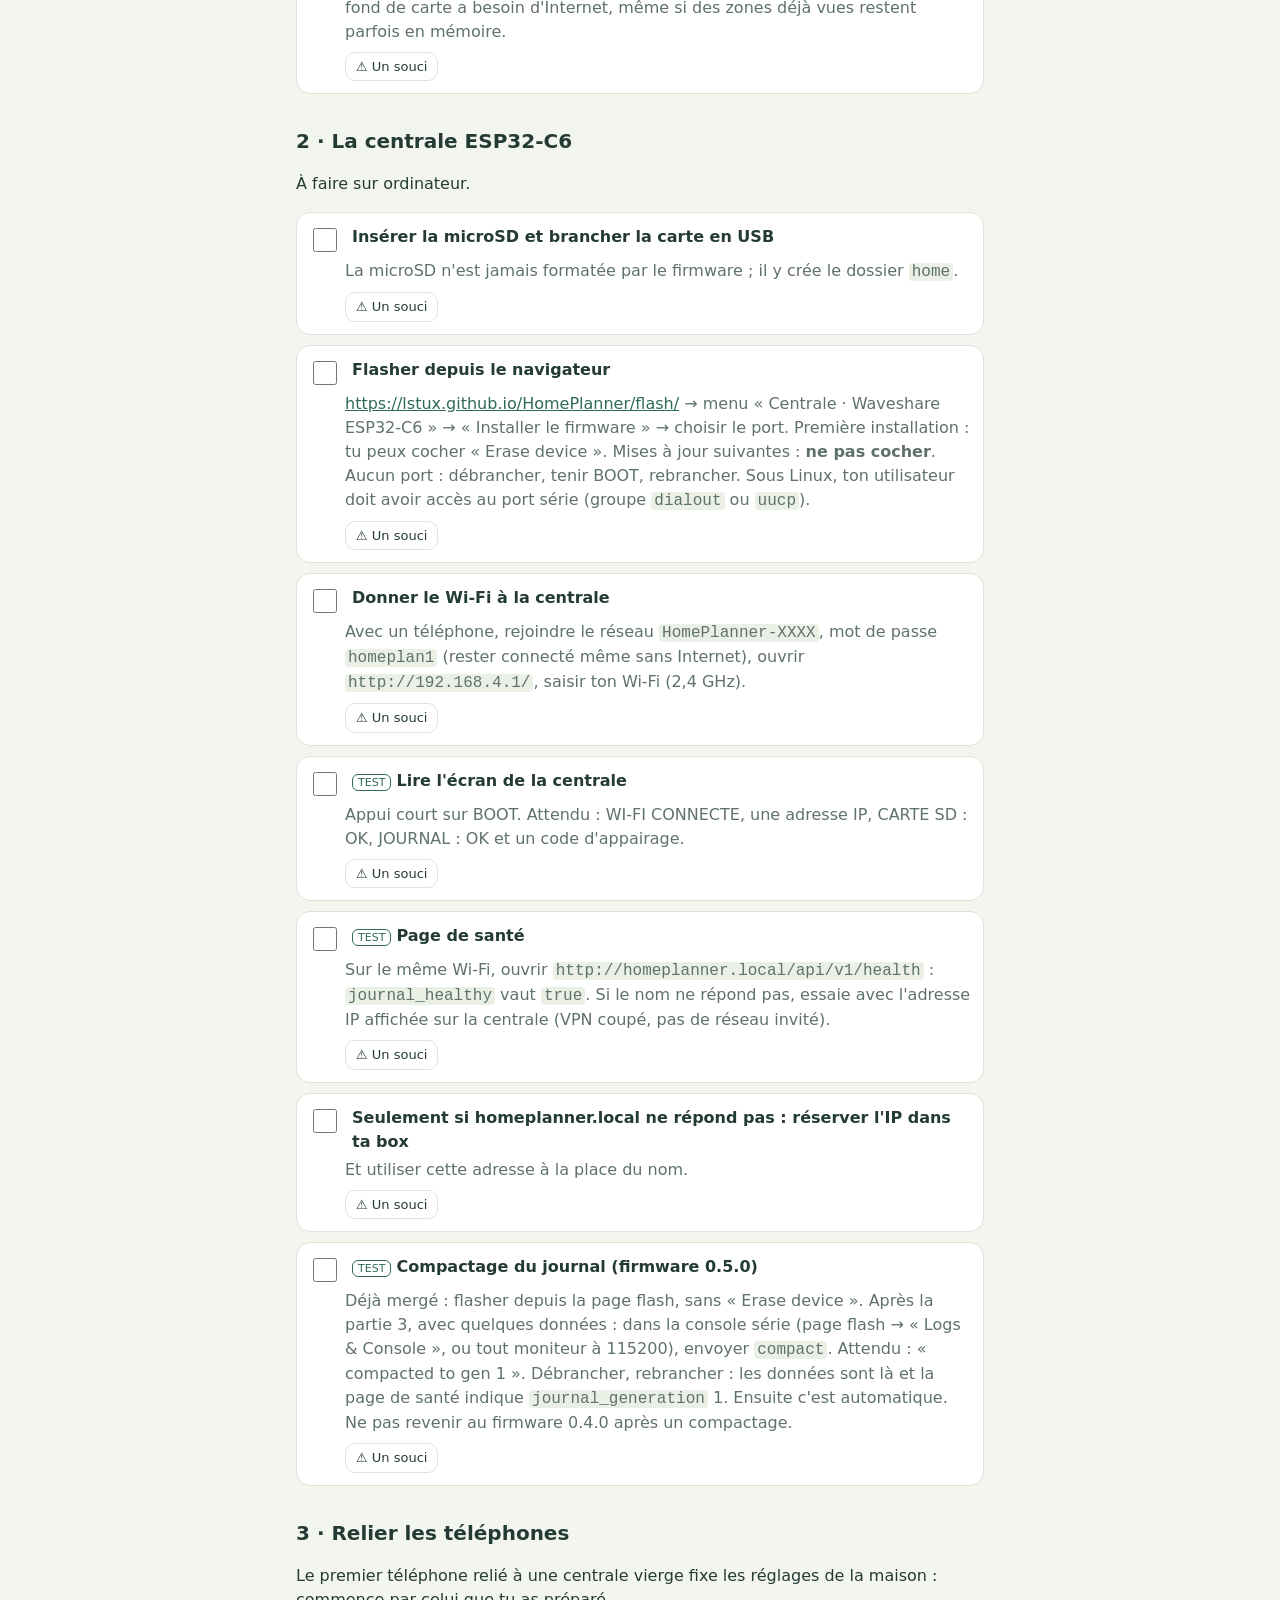
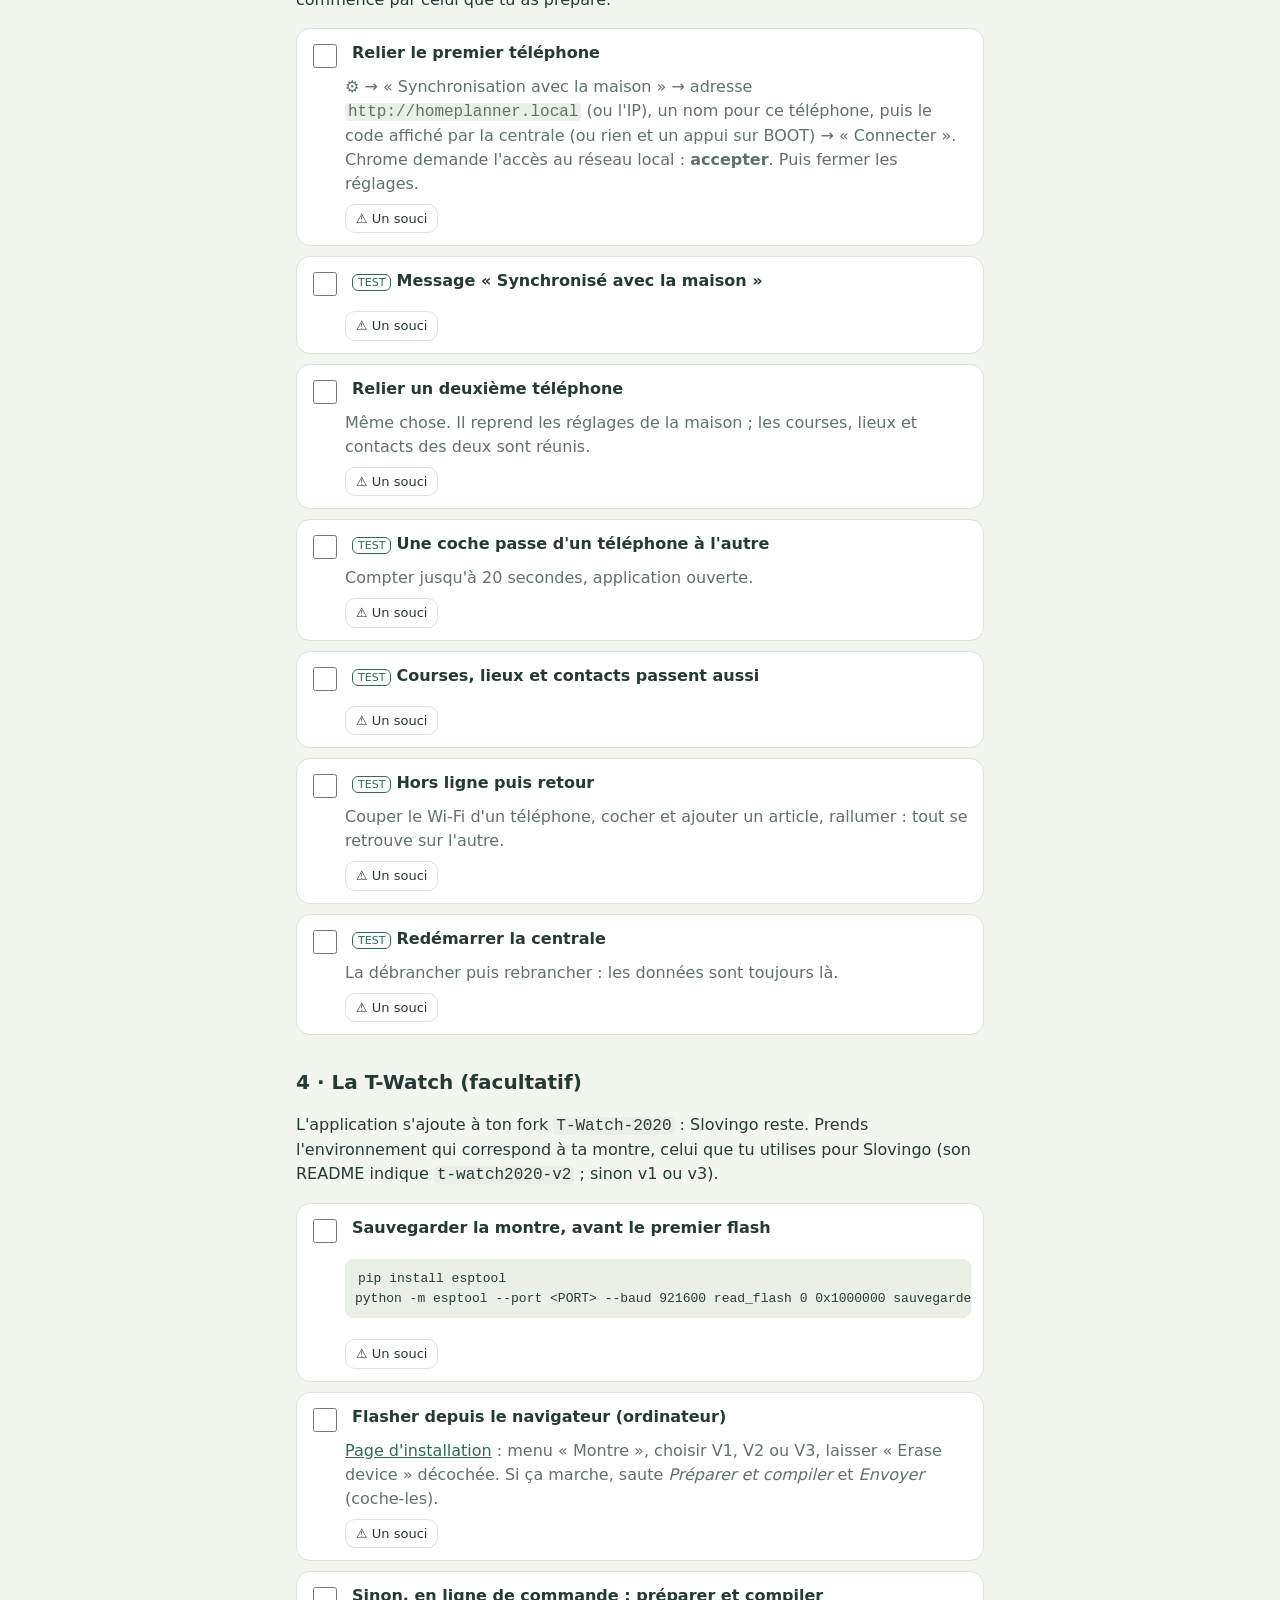
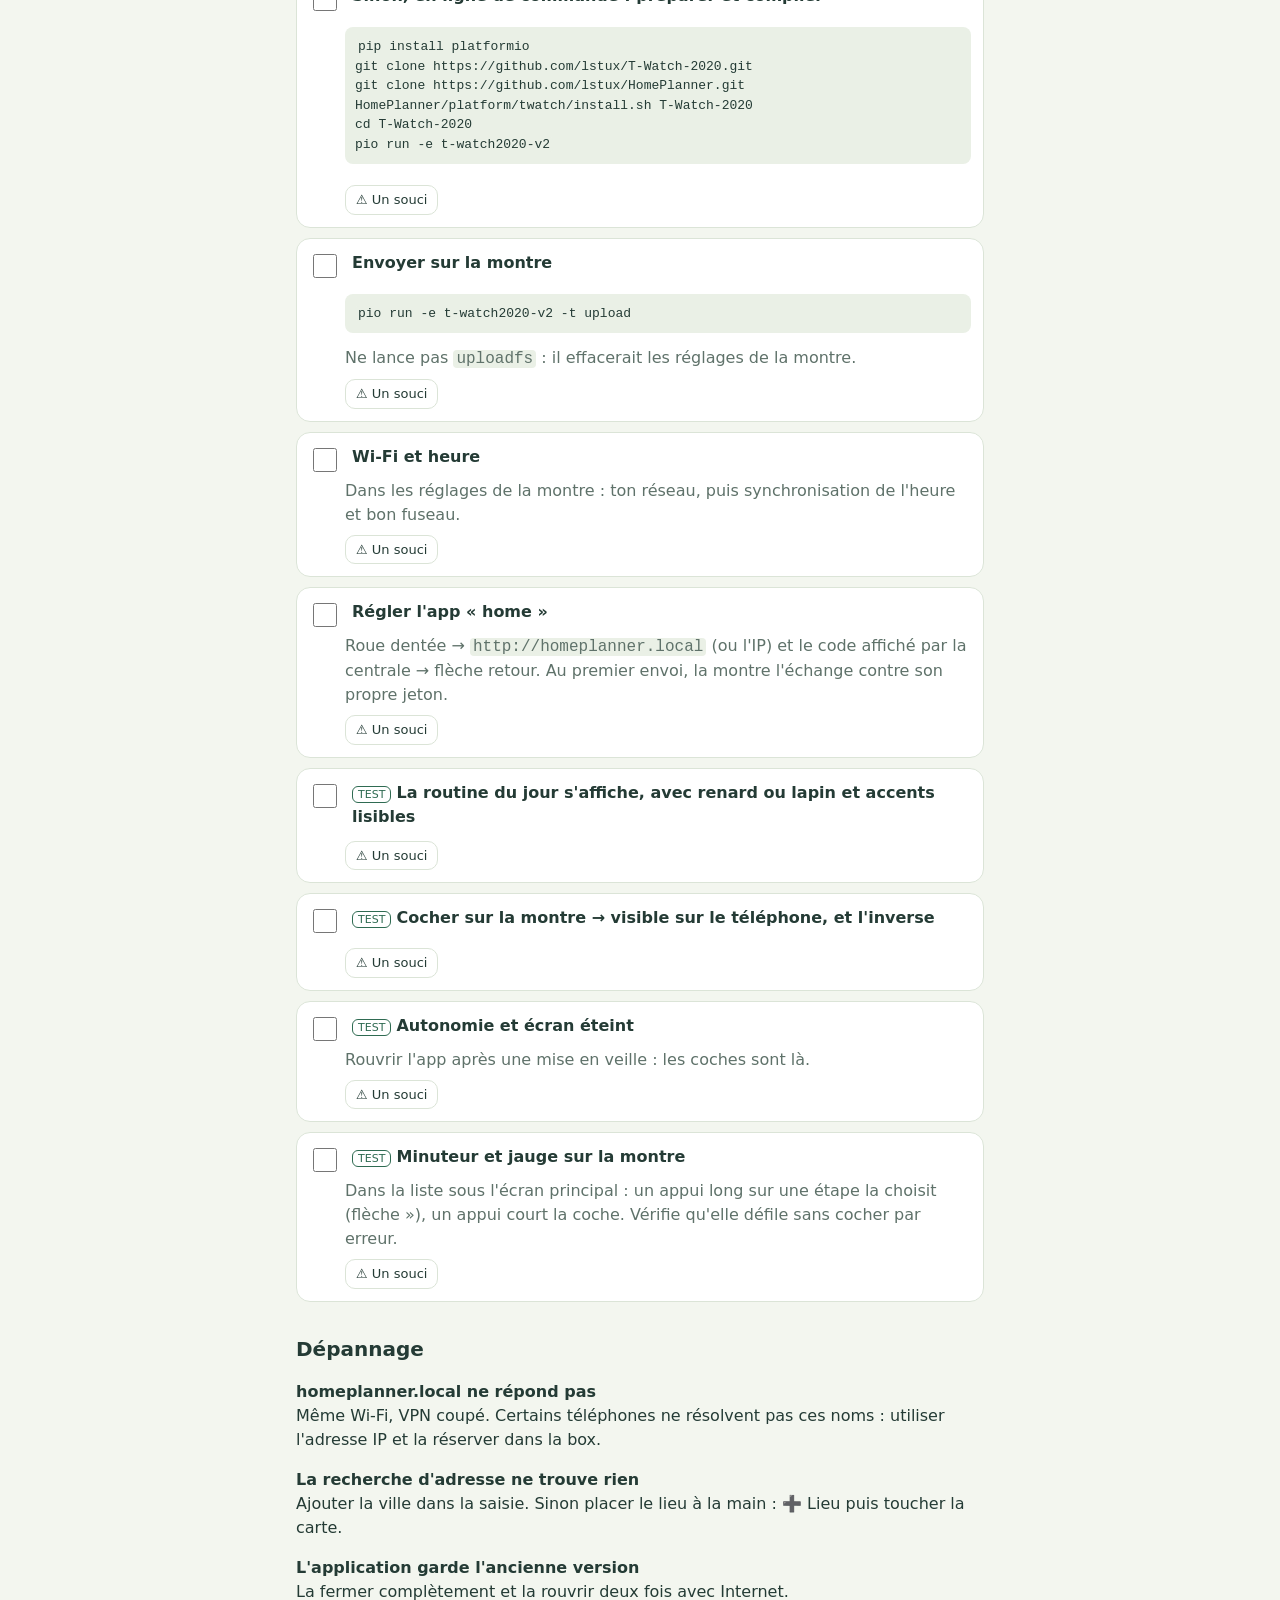
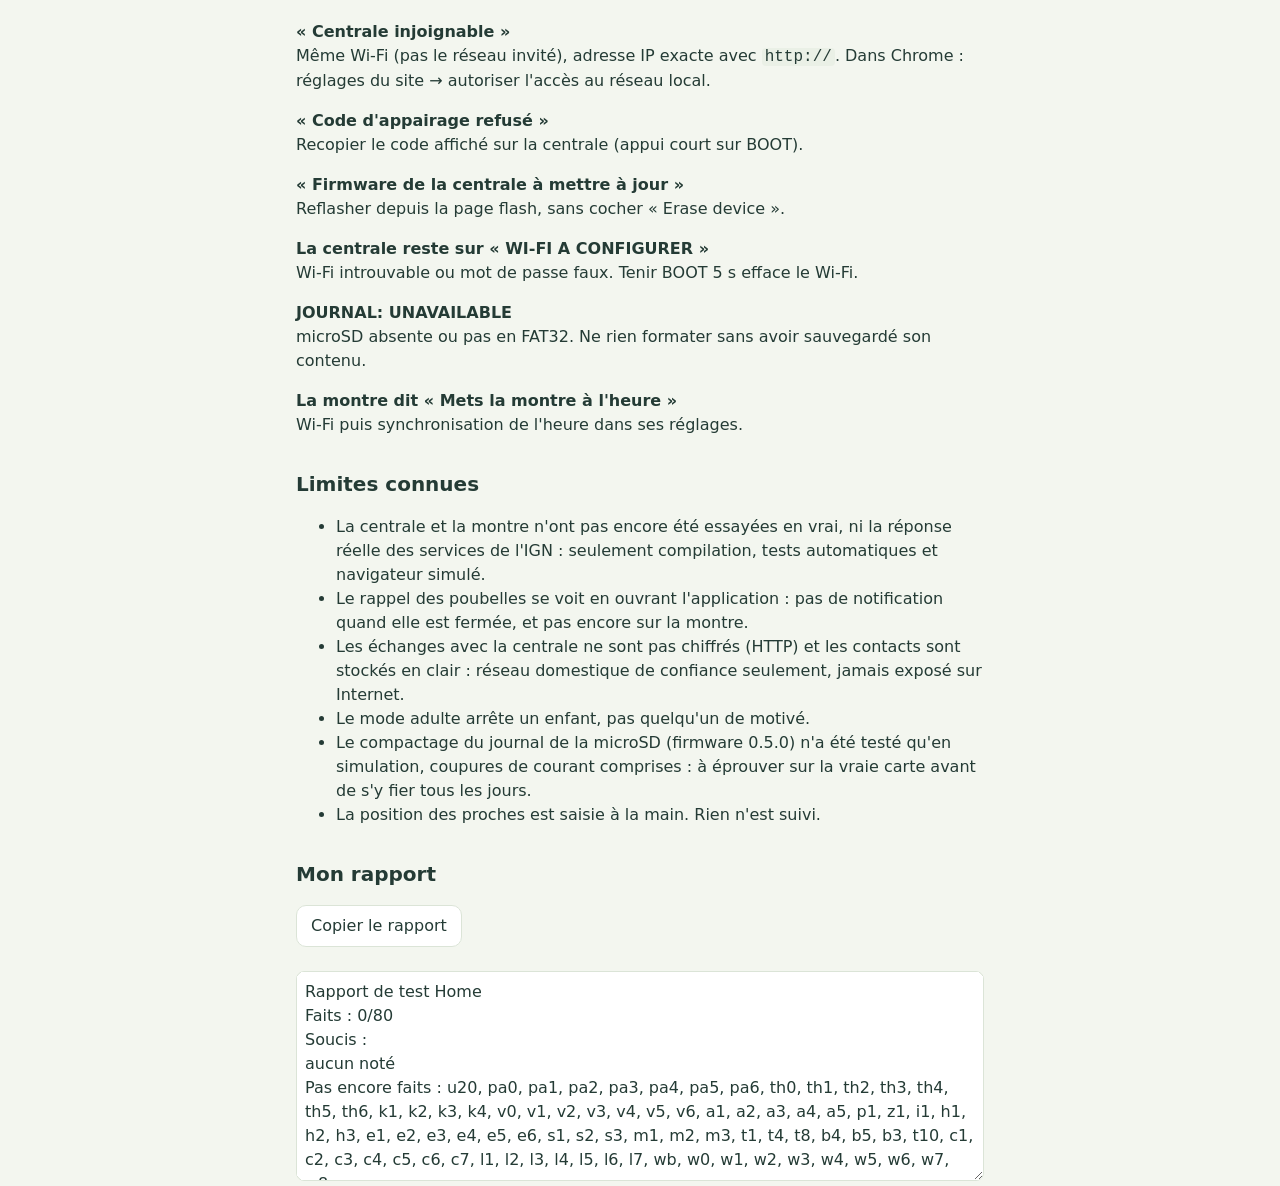
<file: web/guide/index.html>
<!doctype html>
<html lang="fr">
<head>
<meta charset="utf-8">
<meta name="viewport" content="width=device-width,initial-scale=1">
<title>Home : guide d'installation et de test</title>
<style>
:root{--bg:#f3f6ef;--card:#fff;--ink:#243b35;--soft:#5f726a;--line:#dbe4d7;--accent:#2f6b52;--warn:#b4530a;--warnbg:#fdebdc;--code:#eaf0e6}
@media (prefers-color-scheme:dark){:root{--bg:#121a17;--card:#1b2521;--ink:#e6efe9;--soft:#9db0a7;--line:#31403a;--accent:#7fd0a8;--warn:#ffb375;--warnbg:#43301f;--code:#101714}}
*{box-sizing:border-box} body{margin:0;background:var(--bg);color:var(--ink);font:16px/1.5 system-ui,sans-serif}
main{max-width:720px;margin:auto;padding:16px} h1{font-size:26px;line-height:1.2} h2{font-size:20px;margin:32px 0 4px}
a{color:var(--accent)} [id]{scroll-margin-top:70px}
.bar{position:sticky;top:0;background:var(--bg);padding:10px 0;z-index:2;border-bottom:1px solid var(--line)}
progress{width:100%;height:10px;accent-color:var(--accent)}
nav{display:flex;flex-wrap:wrap;gap:8px;margin:12px 0} nav a{border:1px solid var(--line);background:var(--card);border-radius:99px;padding:6px 12px;font-size:14px;text-decoration:none}
ol,ul.plain{list-style:none;padding:0} li[data-item]{background:var(--card);border:1px solid var(--line);border-radius:14px;padding:12px;margin:10px 0}
li.ok{opacity:.65} li.bad{border-color:var(--warn);background:var(--warnbg)}
label{display:flex;gap:12px;cursor:pointer} input[type=checkbox]{width:24px;height:24px;flex:none;accent-color:var(--accent)}
.d{color:var(--soft);margin:4px 0 0 36px;overflow-wrap:anywhere} .tag{font-size:11px;text-transform:uppercase;border:1px solid var(--accent);color:var(--accent);border-radius:6px;padding:1px 5px}
pre{background:var(--code);color:var(--ink);padding:10px;border-radius:8px;overflow-x:auto;font-size:13px} code{background:var(--code);border-radius:4px;padding:0 3px}
button{font:inherit;border:1px solid var(--line);background:var(--card);color:var(--ink);border-radius:10px;padding:8px 14px;cursor:pointer}
.pb{font-size:13px;margin:8px 0 0 36px;padding:4px 10px} .pb[aria-pressed=true]{border-color:var(--warn);color:var(--warn)}
textarea{width:100%;margin-top:8px;font:inherit;background:var(--card);color:var(--ink);border:1px solid var(--line);border-radius:8px;padding:8px}
</style>
</head>
<body><main>
<h1>Home : installer et tester, pas à pas</h1>
<p>Coche au fur et à mesure. Si quelque chose cloche, touche « Un souci », note ce que tu vois, puis copie le rapport en bas de page et colle-le à Claude. Les coches restent dans ce navigateur.</p>
<div class="bar"><span id="count"></span><progress id="progress" max="100" value="0"></progress></div>
<nav aria-label="Parties"><a href="#nouveau">★ · Nouveautés à tester</a><a href="#materiel">0 · Ce qu'il te faut</a><a href="#tel">1 · Essayer sur un téléphone</a><a href="#central">2 · La centrale ESP32-C6</a><a href="#lier">3 · Relier les téléphones</a><a href="#montre">4 · La T-Watch</a><a href="#depannage">Dépannage</a></nav>
<section id="nouveau"><h2>★ · Nouveautés à tester</h2><p>La centrale (T-HMI ou C6, à flasher), puis la montre (à reflasher), l'agenda et le mode paysage. Tes coches sont gardées.</p><ol><li data-item="u20"><label><input type="checkbox" id="u20"><span><b>Merger la PR #20 puis la PR #21</b></span></label><div class="d"><a href="https://github.com/lstux/HomePlanner/pull/20">#20</a> (partitions de la C6 et page de flash unique) d'abord, puis <a href="https://github.com/lstux/HomePlanner/pull/21">#21</a> (appairage). Vérifier qu'elles sont vertes ; attendre la fin du déploiement.</div><button type="button" class="pb" data-id="u20" aria-pressed="false">⚠️ Un souci</button><textarea data-note="u20" rows="2" placeholder="Qu'as-tu vu ?" aria-label="Description du souci" hidden></textarea></li><li data-item="pa0"><label><input type="checkbox" id="pa0"><span><b>Mettre à jour la centrale (0.10.0)</b></span></label><div class="d">Page de flash, menu de ta centrale, « Erase device » décochée. Ensuite chaque téléphone et la montre doivent s'appairer une fois de nouveau.</div><button type="button" class="pb" data-id="pa0" aria-pressed="false">⚠️ Un souci</button><textarea data-note="pa0" rows="2" placeholder="Qu'as-tu vu ?" aria-label="Description du souci" hidden></textarea></li><li data-item="pa1"><label><input type="checkbox" id="pa1"><span><span class="tag">test</span> <b>Appairer avec le bouton</b></span></label><div class="d">Appli : ⚙️ → Synchronisation, nom de l'appareil, code vide, « Connecter ». La centrale affiche le code et « ou appuie sur BOOT » ; un appui court sur BOOT : l'appli se déclare appairée sans rien saisir.</div><button type="button" class="pb" data-id="pa1" aria-pressed="false">⚠️ Un souci</button><textarea data-note="pa1" rows="2" placeholder="Qu'as-tu vu ?" aria-label="Description du souci" hidden></textarea></li><li data-item="pa2"><label><input type="checkbox" id="pa2"><span><span class="tag">test</span> <b>Appairer avec le code</b></span></label><div class="d">Même chose, mais en saisissant le code affiché sur la centrale (écran d'infos ou d'appairage) puis « Connecter ».</div><button type="button" class="pb" data-id="pa2" aria-pressed="false">⚠️ Un souci</button><textarea data-note="pa2" rows="2" placeholder="Qu'as-tu vu ?" aria-label="Description du souci" hidden></textarea></li><li data-item="pa3"><label><input type="checkbox" id="pa3"><span><span class="tag">test</span> <b>Liste des appareils</b></span></label><div class="d">⚙️ (code adulte) → Synchronisation : la liste montre chaque appareil, « cet appareil » et « vu il y a … ».</div><button type="button" class="pb" data-id="pa3" aria-pressed="false">⚠️ Un souci</button><textarea data-note="pa3" rows="2" placeholder="Qu'as-tu vu ?" aria-label="Description du souci" hidden></textarea></li><li data-item="pa4"><label><input type="checkbox" id="pa4"><span><span class="tag">test</span> <b>Déconnecter un appareil</b></span></label><div class="d">Sur un téléphone, déconnecter l'autre : à sa synchro suivante, il indique qu'il n'est plus appairé. Il se réappaire par bouton ou par code ; les autres ne sont pas touchés.</div><button type="button" class="pb" data-id="pa4" aria-pressed="false">⚠️ Un souci</button><textarea data-note="pa4" rows="2" placeholder="Qu'as-tu vu ?" aria-label="Description du souci" hidden></textarea></li><li data-item="pa5"><label><input type="checkbox" id="pa5"><span><span class="tag">test</span> <b>La montre</b></span></label><div class="d">Saisir le code de la centrale sur la montre : elle se synchronise, puis la liste de l'appli la montre comme « Montre ».</div><button type="button" class="pb" data-id="pa5" aria-pressed="false">⚠️ Un souci</button><textarea data-note="pa5" rows="2" placeholder="Qu'as-tu vu ?" aria-label="Description du souci" hidden></textarea></li><li data-item="pa6"><label><input type="checkbox" id="pa6"><span><span class="tag">test</span> <b>Code faux</b></span></label><div class="d">Cinq codes faux de suite : « Trop d'essais, attends quelques minutes ». Le bouton marche toujours.</div><button type="button" class="pb" data-id="pa6" aria-pressed="false">⚠️ Un souci</button><textarea data-note="pa6" rows="2" placeholder="Qu'as-tu vu ?" aria-label="Description du souci" hidden></textarea></li><li data-item="th0"><label><input type="checkbox" id="th0"><span><b>Débrancher la C6</b></span></label><div class="d">Une seule centrale allumée à la fois : les deux répondent au nom <code>homeplanner.local</code>.</div><button type="button" class="pb" data-id="th0" aria-pressed="false">⚠️ Un souci</button><textarea data-note="th0" rows="2" placeholder="Qu'as-tu vu ?" aria-label="Description du souci" hidden></textarea></li><li data-item="th1"><label><input type="checkbox" id="th1"><span><b>Flasher la T-HMI</b></span></label><div class="d">Sur ordinateur : <a href="https://lstux.github.io/HomePlanner/flash/">page d'installation</a> (menu « Centrale · LilyGo T-HMI »), avec une microSD en FAT32 dans la carte. Aucun port : tenir BOOT en branchant.</div><button type="button" class="pb" data-id="th1" aria-pressed="false">⚠️ Un souci</button><textarea data-note="th1" rows="2" placeholder="Qu'as-tu vu ?" aria-label="Description du souci" hidden></textarea></li><li data-item="th2"><label><input type="checkbox" id="th2"><span><span class="tag">test</span> <b>T-HMI : l'image</b></span></label><div class="d">Texte à l'endroit, en paysage, rien de coupé ; renard et lapin aux bonnes couleurs, fond crème le jour. Sinon, une photo.</div><button type="button" class="pb" data-id="th2" aria-pressed="false">⚠️ Un souci</button><textarea data-note="th2" rows="2" placeholder="Qu'as-tu vu ?" aria-label="Description du souci" hidden></textarea></li><li data-item="th3"><label><input type="checkbox" id="th3"><span><span class="tag">test</span> <b>T-HMI : le toucher</b></span></label><div class="d">Un appui affiche les infos et un petit point bleu clair. Le point est sous le doigt, aussi près des quatre coins. S'il est décalé, noter où (ou copier les lignes <code>[TOUCH]</code> de la console).</div><button type="button" class="pb" data-id="th3" aria-pressed="false">⚠️ Un souci</button><textarea data-note="th3" rows="2" placeholder="Qu'as-tu vu ?" aria-label="Description du souci" hidden></textarea></li><li data-item="th4"><label><input type="checkbox" id="th4"><span><span class="tag">test</span> <b>T-HMI : les boutons</b></span></label><div class="d">« Code » montre le code d'appairage, « Éteindre » coupe l'écran (un appui le rallume), « Retour » revient à la veille.</div><button type="button" class="pb" data-id="th4" aria-pressed="false">⚠️ Un souci</button><textarea data-note="th4" rows="2" placeholder="Qu'as-tu vu ?" aria-label="Description du souci" hidden></textarea></li><li data-item="th5"><label><input type="checkbox" id="th5"><span><span class="tag">test</span> <b>T-HMI : Wi-Fi, microSD, synchro</b></span></label><div class="d">Configurer le Wi-Fi comme pour la C6 (partie 2), page d'infos : Carte SD et Journal OK. Appairer un téléphone avec le nouveau code et noter si ses données arrivent sur cette centrale.</div><button type="button" class="pb" data-id="th5" aria-pressed="false">⚠️ Un souci</button><textarea data-note="th5" rows="2" placeholder="Qu'as-tu vu ?" aria-label="Description du souci" hidden></textarea></li><li data-item="th6"><label><input type="checkbox" id="th6"><span><span class="tag">test</span> <b>La C6 après mise à jour</b></span></label><div class="d">Facultatif : reflasher la C6 sans « Erase device », T-HMI débranchée. Nouveaux écrans, données et réglages conservés.</div><button type="button" class="pb" data-id="th6" aria-pressed="false">⚠️ Un souci</button><textarea data-note="th6" rows="2" placeholder="Qu'as-tu vu ?" aria-label="Description du souci" hidden></textarea></li><li data-item="k1"><label><input type="checkbox" id="k1"><span><span class="tag">test</span> <b>Centrale : couleurs de jour</b></span></label><div class="d">Fond crème, textes lisses avec accents, oreilles du renard bien visibles. L'heure te convient.</div><button type="button" class="pb" data-id="k1" aria-pressed="false">⚠️ Un souci</button><textarea data-note="k1" rows="2" placeholder="Qu'as-tu vu ?" aria-label="Description du souci" hidden></textarea></li><li data-item="k2"><label><input type="checkbox" id="k2"><span><span class="tag">test</span> <b>Centrale : le soir</b></span></label><div class="d">Après 20 h : bleu nuit, écran moins lumineux. Retour au clair après 7 h.</div><button type="button" class="pb" data-id="k2" aria-pressed="false">⚠️ Un souci</button><textarea data-note="k2" rows="2" placeholder="Qu'as-tu vu ?" aria-label="Description du souci" hidden></textarea></li><li data-item="k3"><label><input type="checkbox" id="k3"><span><span class="tag">test</span> <b>Centrale : veille</b></span></label><div class="d">Hors routine, sans y toucher ni rien cocher : l'écran s'éteint au bout de 15 min, même avec l'appli ouverte. Un appui le rallume ; cocher ou ajouter un article sur un téléphone aussi.</div><button type="button" class="pb" data-id="k3" aria-pressed="false">⚠️ Un souci</button><textarea data-note="k3" rows="2" placeholder="Qu'as-tu vu ?" aria-label="Description du souci" hidden></textarea></li><li data-item="k4"><label><input type="checkbox" id="k4"><span><span class="tag">test</span> <b>Centrale : routine</b></span></label><div class="d">L'écran reste allumé d'une heure avant l'échéance à 15 min après.</div><button type="button" class="pb" data-id="k4" aria-pressed="false">⚠️ Un souci</button><textarea data-note="k4" rows="2" placeholder="Qu'as-tu vu ?" aria-label="Description du souci" hidden></textarea></li><li data-item="v0"><label><input type="checkbox" id="v0"><span><b>Reflasher la montre</b></span></label><div class="d"><a href="https://lstux.github.io/HomePlanner/flash/">Page d'installation</a> (menu « Montre »), même version qu'avant (V1, V2 ou V3), « Erase device » décochée : les réglages restent.</div><button type="button" class="pb" data-id="v0" aria-pressed="false">⚠️ Un souci</button><textarea data-note="v0" rows="2" placeholder="Qu'as-tu vu ?" aria-label="Description du souci" hidden></textarea></li><li data-item="v1"><label><input type="checkbox" id="v1"><span><span class="tag">test</span> <b>L'écran « maintenant » est lisible</b></span></label><div class="d">Sans faire défiler : avance ou retard, étape, compte à rebours en gros, mascotte, bouton ; l'heure en bas.</div><button type="button" class="pb" data-id="v1" aria-pressed="false">⚠️ Un souci</button><textarea data-note="v1" rows="2" placeholder="Qu'as-tu vu ?" aria-label="Description du souci" hidden></textarea></li><li data-item="v2"><label><input type="checkbox" id="v2"><span><span class="tag">test</span> <b>Le petit s'en sert seul</b></span></label><div class="d">« C'est parti » puis « Fait ✓ » à chaque étape. Il comprend s'il est en avance ou en retard. Un double appui ne valide qu'une étape.</div><button type="button" class="pb" data-id="v2" aria-pressed="false">⚠️ Un souci</button><textarea data-note="v2" rows="2" placeholder="Qu'as-tu vu ?" aria-label="Description du souci" hidden></textarea></li><li data-item="v3"><label><input type="checkbox" id="v3"><span><span class="tag">test</span> <b>La montre reste sur Home</b></span></label><div class="d">Laisser l'écran s'éteindre, rallumer : Home est toujours là, sur l'écran principal. Après avoir quitté Home, l'extinction ramène au cadran comme avant.</div><button type="button" class="pb" data-id="v3" aria-pressed="false">⚠️ Un souci</button><textarea data-note="v3" rows="2" placeholder="Qu'as-tu vu ?" aria-label="Description du souci" hidden></textarea></li><li data-item="v4"><label><input type="checkbox" id="v4"><span><span class="tag">test</span> <b>Synchro au réveil</b></span></label><div class="d">Cocher une étape sur le téléphone, attendre plus d'une minute, réveiller la montre : l'étape suit après quelques secondes.</div><button type="button" class="pb" data-id="v4" aria-pressed="false">⚠️ Un souci</button><textarea data-note="v4" rows="2" placeholder="Qu'as-tu vu ?" aria-label="Description du souci" hidden></textarea></li><li data-item="v5"><label><input type="checkbox" id="v5"><span><span class="tag">test</span> <b>Liste et fin</b></span></label><div class="d">Glisser vers le haut : toutes les étapes, routine, « Synchroniser ». Tout coché : renard et lapin fêtent ça.</div><button type="button" class="pb" data-id="v5" aria-pressed="false">⚠️ Un souci</button><textarea data-note="v5" rows="2" placeholder="Qu'as-tu vu ?" aria-label="Description du souci" hidden></textarea></li><li data-item="v6"><label><input type="checkbox" id="v6"><span><span class="tag">test</span> <b>Batterie</b></span></label><div class="d">Noter l'autonomie sur une journée avec Home restée ouverte (le Wi-Fi s'allume au réveil).</div><button type="button" class="pb" data-id="v6" aria-pressed="false">⚠️ Un souci</button><textarea data-note="v6" rows="2" placeholder="Qu'as-tu vu ?" aria-label="Description du souci" hidden></textarea></li><li data-item="a1"><label><input type="checkbox" id="a1"><span><span class="tag">test</span> <b>Couleurs et adultes</b></span></label><div class="d">Réglages : choisir une couleur par enfant, ajouter les adultes avec la leur.</div><button type="button" class="pb" data-id="a1" aria-pressed="false">⚠️ Un souci</button><textarea data-note="a1" rows="2" placeholder="Qu'as-tu vu ?" aria-label="Description du souci" hidden></textarea></li><li data-item="a2"><label><input type="checkbox" id="a2"><span><span class="tag">test</span> <b>Ajouter des événements</b></span></label><div class="d">Agenda, « + Événement » : un rendez-vous avec une heure, des vacances sur plusieurs jours, un « à confirmer », un anniversaire qui revient chaque année. Le fond prend la couleur des personnes.</div><button type="button" class="pb" data-id="a2" aria-pressed="false">⚠️ Un souci</button><textarea data-note="a2" rows="2" placeholder="Qu'as-tu vu ?" aria-label="Description du souci" hidden></textarea></li><li data-item="a3"><label><input type="checkbox" id="a3"><span><span class="tag">test</span> <b>Mois, semaine, jour</b></span></label><div class="d">Dans le mois : une ligne par jour, les périodes en trait vertical, les jours fériés. Toucher un numéro ouvre le jour, toucher une ligne ajoute un événement, toucher un événement le modifie.</div><button type="button" class="pb" data-id="a3" aria-pressed="false">⚠️ Un souci</button><textarea data-note="a3" rows="2" placeholder="Qu'as-tu vu ?" aria-label="Description du souci" hidden></textarea></li><li data-item="a4"><label><input type="checkbox" id="a4"><span><span class="tag">test</span> <b>Les 48 prochaines heures</b></span></label><div class="d">L'accueil liste les événements proches ; un rendez-vous passé disparaît une heure après.</div><button type="button" class="pb" data-id="a4" aria-pressed="false">⚠️ Un souci</button><textarea data-note="a4" rows="2" placeholder="Qu'as-tu vu ?" aria-label="Description du souci" hidden></textarea></li><li data-item="a5"><label><input type="checkbox" id="a5"><span><span class="tag">test</span> <b>Partage de l'agenda</b></span></label><div class="d">Un événement ajouté, modifié puis supprimé sur un téléphone suit sur l'autre (centrale allumée).</div><button type="button" class="pb" data-id="a5" aria-pressed="false">⚠️ Un souci</button><textarea data-note="a5" rows="2" placeholder="Qu'as-tu vu ?" aria-label="Description du souci" hidden></textarea></li><li data-item="p1"><label><input type="checkbox" id="p1"><span><span class="tag">test</span> <b>Mode paysage</b></span></label><div class="d">Rotation automatique activée, tourner le téléphone : onglets sur le côté, accueil et routine en deux colonnes, agenda sur deux ou trois mois. Vérifier aussi la saisie d'un événement avec le clavier ouvert.</div><button type="button" class="pb" data-id="p1" aria-pressed="false">⚠️ Un souci</button><textarea data-note="p1" rows="2" placeholder="Qu'as-tu vu ?" aria-label="Description du souci" hidden></textarea></li><li data-item="z1"><label><input type="checkbox" id="z1"><span><span class="tag">test</span> <b>La centrale est à l'heure</b></span></label><div class="d">Même heure que le téléphone, une minute au plus après le démarrage.</div><button type="button" class="pb" data-id="z1" aria-pressed="false">⚠️ Un souci</button><textarea data-note="z1" rows="2" placeholder="Qu'as-tu vu ?" aria-label="Description du souci" hidden></textarea></li><li data-item="i1"><label><input type="checkbox" id="i1"><span><span class="tag">test</span> <b>Nouvelle icône</b></span></label><div class="d">Le renard et le lapin devant la maison apparaissent dans l'onglet, puis sur l'écran d'accueil du téléphone (Android peut mettre un jour ou deux ; sinon réinstaller, après un export dans « Sauvegarde »).</div><button type="button" class="pb" data-id="i1" aria-pressed="false">⚠️ Un souci</button><textarea data-note="i1" rows="2" placeholder="Qu'as-tu vu ?" aria-label="Description du souci" hidden></textarea></li><li data-item="h1"><label><input type="checkbox" id="h1"><span><span class="tag">test</span> <b>Page d'accueil</b></span></label><div class="d">Hors routine, l'application s'ouvre sur « Accueil » : heure, mascotte, événements, météo, courses, prochaine routine. Le soir après la routine, la mascotte annonce la nuit.</div><button type="button" class="pb" data-id="h1" aria-pressed="false">⚠️ Un souci</button><textarea data-note="h1" rows="2" placeholder="Qu'as-tu vu ?" aria-label="Description du souci" hidden></textarea></li><li data-item="h2"><label><input type="checkbox" id="h2"><span><span class="tag">test</span> <b>La routine arrive toute seule</b></span></label><div class="d">Une heure avant l'échéance, l'application passe sur la routine ; 15 min après, retour à l'accueil. Aller à la main sur un autre onglet n'est pas contrarié.</div><button type="button" class="pb" data-id="h2" aria-pressed="false">⚠️ Un souci</button><textarea data-note="h2" rows="2" placeholder="Qu'as-tu vu ?" aria-label="Description du souci" hidden></textarea></li><li data-item="h3"><label><input type="checkbox" id="h3"><span><span class="tag">test</span> <b>Commencer en avance</b></span></label><div class="d">Depuis l'accueil, onglet Routine, cocher une case : à la réouverture (après 5 min), c'est la routine qui s'affiche.</div><button type="button" class="pb" data-id="h3" aria-pressed="false">⚠️ Un souci</button><textarea data-note="h3" rows="2" placeholder="Qu'as-tu vu ?" aria-label="Description du souci" hidden></textarea></li><li data-item="e1"><label><input type="checkbox" id="e1"><span><span class="tag">test</span> <b>Écran de veille</b></span></label><div class="d">Renard ou lapin et heure à l'heure française, une minute après le démarrage au plus (il faut Internet).</div><button type="button" class="pb" data-id="e1" aria-pressed="false">⚠️ Un souci</button><textarea data-note="e1" rows="2" placeholder="Qu'as-tu vu ?" aria-label="Description du souci" hidden></textarea></li><li data-item="e2"><label><input type="checkbox" id="e2"><span><span class="tag">test</span> <b>Bouton BOOT</b></span></label><div class="d">Appui court : page d'infos, qui s'efface après 30 s. Maintenir 2 s : écran éteint ; un appui le rallume. Ne pas aller jusqu'à 5 s (efface le Wi-Fi).</div><button type="button" class="pb" data-id="e2" aria-pressed="false">⚠️ Un souci</button><textarea data-note="e2" rows="2" placeholder="Qu'as-tu vu ?" aria-label="Description du souci" hidden></textarea></li><li data-item="e3"><label><input type="checkbox" id="e3"><span><span class="tag">test</span> <b>Appairer à la demande</b></span></label><div class="d">Dans l'appli, vider le code et toucher « Connecter » : le code s'affiche sur la centrale pendant 60 s. L'écran revient à la veille une fois l'appairage fait.</div><button type="button" class="pb" data-id="e3" aria-pressed="false">⚠️ Un souci</button><textarea data-note="e3" rows="2" placeholder="Qu'as-tu vu ?" aria-label="Description du souci" hidden></textarea></li><li data-item="e4"><label><input type="checkbox" id="e4"><span><span class="tag">test</span> <b>Météo sur la centrale</b></span></label><div class="d">Avec une ville choisie dans l'appli et synchronisée : l'icône du jour et les températures apparaissent 5 s toutes les 25 s.</div><button type="button" class="pb" data-id="e4" aria-pressed="false">⚠️ Un souci</button><textarea data-note="e4" rows="2" placeholder="Qu'as-tu vu ?" aria-label="Description du souci" hidden></textarea></li><li data-item="e5"><label><input type="checkbox" id="e5"><span><span class="tag">test</span> <b>Routine en cours</b></span></label><div class="d">D'une heure avant l'échéance, ou dès la première case cochée : prénom, mascotte, jauge. Cocher sur le téléphone : la centrale suit en quelques secondes.</div><button type="button" class="pb" data-id="e5" aria-pressed="false">⚠️ Un souci</button><textarea data-note="e5" rows="2" placeholder="Qu'as-tu vu ?" aria-label="Description du souci" hidden></textarea></li><li data-item="e6"><label><input type="checkbox" id="e6"><span><span class="tag">test</span> <b>Retard et fin</b></span></label><div class="d">En retard, la jauge passe à gauche et la mascotte réconforte. Tout coché : « FINI ». 15 min après l'échéance, retour à la veille.</div><button type="button" class="pb" data-id="e6" aria-pressed="false">⚠️ Un souci</button><textarea data-note="e6" rows="2" placeholder="Qu'as-tu vu ?" aria-label="Description du souci" hidden></textarea></li><li data-item="s1"><label><input type="checkbox" id="s1"><span><span class="tag">test</span> <b>Exporter</b></span></label><div class="d">⚙️ → Sauvegarde → Exporter : un fichier <code>home-sauvegarde-….json</code> arrive dans les téléchargements. Il contient les contacts en clair : ne le partage pas.</div><button type="button" class="pb" data-id="s1" aria-pressed="false">⚠️ Un souci</button><textarea data-note="s1" rows="2" placeholder="Qu'as-tu vu ?" aria-label="Description du souci" hidden></textarea></li><li data-item="s2"><label><input type="checkbox" id="s2"><span><span class="tag">test</span> <b>Restaurer</b></span></label><div class="d">Après l'export, changer un prénom et supprimer un article. ⚙️ → Importer… → choisir le fichier → confirmer. Le prénom et l'article reviennent, aussi sur les autres téléphones reliés. Ce qui a été ajouté depuis reste.</div><button type="button" class="pb" data-id="s2" aria-pressed="false">⚠️ Un souci</button><textarea data-note="s2" rows="2" placeholder="Qu'as-tu vu ?" aria-label="Description du souci" hidden></textarea></li><li data-item="s3"><label><input type="checkbox" id="s3"><span><span class="tag">test</span> <b>Sur un téléphone neuf</b></span></label><div class="d">D'abord le relier à la centrale, puis importer seulement si quelque chose manque. Les codes adultes ne sont pas dans le fichier.</div><button type="button" class="pb" data-id="s3" aria-pressed="false">⚠️ Un souci</button><textarea data-note="s3" rows="2" placeholder="Qu'as-tu vu ?" aria-label="Description du souci" hidden></textarea></li></ol></section><section id="materiel"><h2>0 · Ce qu'il te faut</h2><p>Tu peux t'arrêter après n'importe quelle partie : chacune marche sans les suivantes.</p><ol><li data-item="m1"><label><input type="checkbox" id="m1"><span><b>Un téléphone Android avec Chrome</b></span></label><div class="d">Suffit pour la partie 1.</div><button type="button" class="pb" data-id="m1" aria-pressed="false">⚠️ Un souci</button><textarea data-note="m1" rows="2" placeholder="Qu'as-tu vu ?" aria-label="Description du souci" hidden></textarea></li><li data-item="m2"><label><input type="checkbox" id="m2"><span><b>La carte Waveshare ESP32-C6-LCD-1.47, une microSD en FAT32, un câble USB-C de données, un ordinateur avec Chrome ou Edge</b></span></label><div class="d">Pour la partie 2.</div><button type="button" class="pb" data-id="m2" aria-pressed="false">⚠️ Un souci</button><textarea data-note="m2" rows="2" placeholder="Qu'as-tu vu ?" aria-label="Description du souci" hidden></textarea></li><li data-item="m3"><label><input type="checkbox" id="m3"><span><b>La T-Watch 2020, un ordinateur avec Python et git</b></span></label><div class="d">Pour la partie 4. Facultatif.</div><button type="button" class="pb" data-id="m3" aria-pressed="false">⚠️ Un souci</button><textarea data-note="m3" rows="2" placeholder="Qu'as-tu vu ?" aria-label="Description du souci" hidden></textarea></li></ol></section><section id="tel"><h2>1 · Essayer sur un téléphone (sans centrale)</h2><p>Ouvre <a href="https://lstux.github.io/HomePlanner/">https://lstux.github.io/HomePlanner/</a> sur le téléphone. Pour un premier essai, utilise des données fictives.</p><ol><li data-item="t1"><label><input type="checkbox" id="t1"><span><b>Installer l'application</b></span></label><div class="d">Menu ⋮ de Chrome → « Installer l'application » (ou « Ajouter à l'écran d'accueil »).</div><button type="button" class="pb" data-id="t1" aria-pressed="false">⚠️ Un souci</button><textarea data-note="t1" rows="2" placeholder="Qu'as-tu vu ?" aria-label="Description du souci" hidden></textarea></li><li data-item="t4"><label><input type="checkbox" id="t4"><span><span class="tag">test</span> <b>Météo : choisir la ville</b></span></label><div class="d">Onglet Météo → « Changer de ville ». Le conseil d'habillage apparaît aussi sur l'Accueil et la Routine. La position de la ville, arrondie à environ 1 km, est envoyée à Open-Meteo.</div><button type="button" class="pb" data-id="t4" aria-pressed="false">⚠️ Un souci</button><textarea data-note="t4" rows="2" placeholder="Qu'as-tu vu ?" aria-label="Description du souci" hidden></textarea></li><li data-item="t8"><label><input type="checkbox" id="t8"><span><span class="tag">test</span> <b>Courses : ajouter, cocher, retirer</b></span></label><div class="d"></div><button type="button" class="pb" data-id="t8" aria-pressed="false">⚠️ Un souci</button><textarea data-note="t8" rows="2" placeholder="Qu'as-tu vu ?" aria-label="Description du souci" hidden></textarea></li><li data-item="b4"><label><input type="checkbox" id="b4"><span><span class="tag">test</span> <b>Poubelles : les dates</b></span></label><div class="d">En bas de l'accueil, « Poubelles : dates et réglages ». Attendu : tri un jeudi sur deux (10 et 24 décembre), ordures ménagères chaque mardi. Corrige avec « Régler les jours de ramassage ».</div><button type="button" class="pb" data-id="b4" aria-pressed="false">⚠️ Un souci</button><textarea data-note="b4" rows="2" placeholder="Qu'as-tu vu ?" aria-label="Description du souci" hidden></textarea></li><li data-item="b5"><label><input type="checkbox" id="b5"><span><span class="tag">test</span> <b>Poubelles : le rappel</b></span></label><div class="d">Rien en temps normal. La veille à partir de 18 h un bandeau apparaît, jusqu'au jour même 16 h. « C'est sorti ✓ » le fait disparaître, aussi sur les autres téléphones. Coché par erreur : page des dates, ✏️, « Finalement pas sortie ».</div><button type="button" class="pb" data-id="b5" aria-pressed="false">⚠️ Un souci</button><textarea data-note="b5" rows="2" placeholder="Qu'as-tu vu ?" aria-label="Description du souci" hidden></textarea></li><li data-item="b3"><label><input type="checkbox" id="b3"><span><span class="tag">test</span> <b>Poubelles : ajuster une date</b></span></label><div class="d">✏️ → déplacer, annuler un ramassage ou revenir à la date calculée. Les semaines avec jour férié sont décalées d'un jour et marquées « à vérifier » : compare avec le calendrier de ta mairie (décalage désactivable dans les réglages des jours).</div><button type="button" class="pb" data-id="b3" aria-pressed="false">⚠️ Un souci</button><textarea data-note="b3" rows="2" placeholder="Qu'as-tu vu ?" aria-label="Description du souci" hidden></textarea></li><li data-item="t10"><label><input type="checkbox" id="t10"><span><span class="tag">test</span> <b>Mode avion</b></span></label><div class="d">Ferme puis rouvre l'application : routines, courses et contacts restent là. Le fond de carte a besoin d'Internet, même si des zones déjà vues restent parfois en mémoire.</div><button type="button" class="pb" data-id="t10" aria-pressed="false">⚠️ Un souci</button><textarea data-note="t10" rows="2" placeholder="Qu'as-tu vu ?" aria-label="Description du souci" hidden></textarea></li></ol></section><section id="central"><h2>2 · La centrale ESP32-C6</h2><p>À faire sur ordinateur.</p><ol><li data-item="c1"><label><input type="checkbox" id="c1"><span><b>Insérer la microSD et brancher la carte en USB</b></span></label><div class="d">La microSD n'est jamais formatée par le firmware ; il y crée le dossier <code>home</code>.</div><button type="button" class="pb" data-id="c1" aria-pressed="false">⚠️ Un souci</button><textarea data-note="c1" rows="2" placeholder="Qu'as-tu vu ?" aria-label="Description du souci" hidden></textarea></li><li data-item="c2"><label><input type="checkbox" id="c2"><span><b>Flasher depuis le navigateur</b></span></label><div class="d"><a href="https://lstux.github.io/HomePlanner/flash/">https://lstux.github.io/HomePlanner/flash/</a> → menu « Centrale · Waveshare ESP32-C6 » → « Installer le firmware » → choisir le port. Première installation : tu peux cocher « Erase device ». Mises à jour suivantes : <b>ne pas cocher</b>. Aucun port : débrancher, tenir BOOT, rebrancher. Sous Linux, ton utilisateur doit avoir accès au port série (groupe <code>dialout</code> ou <code>uucp</code>).</div><button type="button" class="pb" data-id="c2" aria-pressed="false">⚠️ Un souci</button><textarea data-note="c2" rows="2" placeholder="Qu'as-tu vu ?" aria-label="Description du souci" hidden></textarea></li><li data-item="c3"><label><input type="checkbox" id="c3"><span><b>Donner le Wi-Fi à la centrale</b></span></label><div class="d">Avec un téléphone, rejoindre le réseau <code>HomePlanner-XXXX</code>, mot de passe <code>homeplan1</code> (rester connecté même sans Internet), ouvrir <code>http://192.168.4.1/</code>, saisir ton Wi-Fi (2,4 GHz).</div><button type="button" class="pb" data-id="c3" aria-pressed="false">⚠️ Un souci</button><textarea data-note="c3" rows="2" placeholder="Qu'as-tu vu ?" aria-label="Description du souci" hidden></textarea></li><li data-item="c4"><label><input type="checkbox" id="c4"><span><span class="tag">test</span> <b>Lire l'écran de la centrale</b></span></label><div class="d">Appui court sur BOOT. Attendu : WI-FI CONNECTE, une adresse IP, CARTE SD : OK, JOURNAL : OK et un code d'appairage.</div><button type="button" class="pb" data-id="c4" aria-pressed="false">⚠️ Un souci</button><textarea data-note="c4" rows="2" placeholder="Qu'as-tu vu ?" aria-label="Description du souci" hidden></textarea></li><li data-item="c5"><label><input type="checkbox" id="c5"><span><span class="tag">test</span> <b>Page de santé</b></span></label><div class="d">Sur le même Wi-Fi, ouvrir <code>http://homeplanner.local/api/v1/health</code> : <code>journal_healthy</code> vaut <code>true</code>. Si le nom ne répond pas, essaie avec l'adresse IP affichée sur la centrale (VPN coupé, pas de réseau invité).</div><button type="button" class="pb" data-id="c5" aria-pressed="false">⚠️ Un souci</button><textarea data-note="c5" rows="2" placeholder="Qu'as-tu vu ?" aria-label="Description du souci" hidden></textarea></li><li data-item="c6"><label><input type="checkbox" id="c6"><span><b>Seulement si homeplanner.local ne répond pas : réserver l'IP dans ta box</b></span></label><div class="d">Et utiliser cette adresse à la place du nom.</div><button type="button" class="pb" data-id="c6" aria-pressed="false">⚠️ Un souci</button><textarea data-note="c6" rows="2" placeholder="Qu'as-tu vu ?" aria-label="Description du souci" hidden></textarea></li><li data-item="c7"><label><input type="checkbox" id="c7"><span><span class="tag">test</span> <b>Compactage du journal (firmware 0.5.0)</b></span></label><div class="d">Déjà mergé : flasher depuis la page flash, sans « Erase device ». Après la partie 3, avec quelques données : dans la console série (page flash → « Logs & Console », ou tout moniteur à 115200), envoyer <code>compact</code>. Attendu : « compacted to gen 1 ». Débrancher, rebrancher : les données sont là et la page de santé indique <code>journal_generation</code> 1. Ensuite c'est automatique. Ne pas revenir au firmware 0.4.0 après un compactage.</div><button type="button" class="pb" data-id="c7" aria-pressed="false">⚠️ Un souci</button><textarea data-note="c7" rows="2" placeholder="Qu'as-tu vu ?" aria-label="Description du souci" hidden></textarea></li></ol></section><section id="lier"><h2>3 · Relier les téléphones</h2><p>Le premier téléphone relié à une centrale vierge fixe les réglages de la maison : commence par celui que tu as préparé.</p><ol><li data-item="l1"><label><input type="checkbox" id="l1"><span><b>Relier le premier téléphone</b></span></label><div class="d">⚙️ → « Synchronisation avec la maison » → adresse <code>http://homeplanner.local</code> (ou l'IP), un nom pour ce téléphone, puis le code affiché par la centrale (ou rien et un appui sur BOOT) → « Connecter ». Chrome demande l'accès au réseau local : <b>accepter</b>. Puis fermer les réglages.</div><button type="button" class="pb" data-id="l1" aria-pressed="false">⚠️ Un souci</button><textarea data-note="l1" rows="2" placeholder="Qu'as-tu vu ?" aria-label="Description du souci" hidden></textarea></li><li data-item="l2"><label><input type="checkbox" id="l2"><span><span class="tag">test</span> <b>Message « Synchronisé avec la maison »</b></span></label><div class="d"></div><button type="button" class="pb" data-id="l2" aria-pressed="false">⚠️ Un souci</button><textarea data-note="l2" rows="2" placeholder="Qu'as-tu vu ?" aria-label="Description du souci" hidden></textarea></li><li data-item="l3"><label><input type="checkbox" id="l3"><span><b>Relier un deuxième téléphone</b></span></label><div class="d">Même chose. Il reprend les réglages de la maison ; les courses, lieux et contacts des deux sont réunis.</div><button type="button" class="pb" data-id="l3" aria-pressed="false">⚠️ Un souci</button><textarea data-note="l3" rows="2" placeholder="Qu'as-tu vu ?" aria-label="Description du souci" hidden></textarea></li><li data-item="l4"><label><input type="checkbox" id="l4"><span><span class="tag">test</span> <b>Une coche passe d'un téléphone à l'autre</b></span></label><div class="d">Compter jusqu'à 20 secondes, application ouverte.</div><button type="button" class="pb" data-id="l4" aria-pressed="false">⚠️ Un souci</button><textarea data-note="l4" rows="2" placeholder="Qu'as-tu vu ?" aria-label="Description du souci" hidden></textarea></li><li data-item="l5"><label><input type="checkbox" id="l5"><span><span class="tag">test</span> <b>Courses, lieux et contacts passent aussi</b></span></label><div class="d"></div><button type="button" class="pb" data-id="l5" aria-pressed="false">⚠️ Un souci</button><textarea data-note="l5" rows="2" placeholder="Qu'as-tu vu ?" aria-label="Description du souci" hidden></textarea></li><li data-item="l6"><label><input type="checkbox" id="l6"><span><span class="tag">test</span> <b>Hors ligne puis retour</b></span></label><div class="d">Couper le Wi-Fi d'un téléphone, cocher et ajouter un article, rallumer : tout se retrouve sur l'autre.</div><button type="button" class="pb" data-id="l6" aria-pressed="false">⚠️ Un souci</button><textarea data-note="l6" rows="2" placeholder="Qu'as-tu vu ?" aria-label="Description du souci" hidden></textarea></li><li data-item="l7"><label><input type="checkbox" id="l7"><span><span class="tag">test</span> <b>Redémarrer la centrale</b></span></label><div class="d">La débrancher puis rebrancher : les données sont toujours là.</div><button type="button" class="pb" data-id="l7" aria-pressed="false">⚠️ Un souci</button><textarea data-note="l7" rows="2" placeholder="Qu'as-tu vu ?" aria-label="Description du souci" hidden></textarea></li></ol></section><section id="montre"><h2>4 · La T-Watch (facultatif)</h2><p>L'application s'ajoute à ton fork <code>T-Watch-2020</code> : Slovingo reste. Prends l'environnement qui correspond à ta montre, celui que tu utilises pour Slovingo (son README indique <code>t-watch2020-v2</code> ; sinon v1 ou v3).</p><ol><li data-item="wb"><label><input type="checkbox" id="wb"><span><b>Sauvegarder la montre, avant le premier flash</b></span></label><div class="d"><pre><code>pip install esptool
python -m esptool --port &lt;PORT&gt; --baud 921600 read_flash 0 0x1000000 sauvegarde-twatch.bin</code></pre></div><button type="button" class="pb" data-id="wb" aria-pressed="false">⚠️ Un souci</button><textarea data-note="wb" rows="2" placeholder="Qu'as-tu vu ?" aria-label="Description du souci" hidden></textarea></li><li data-item="w0"><label><input type="checkbox" id="w0"><span><b>Flasher depuis le navigateur (ordinateur)</b></span></label><div class="d"><a href="https://lstux.github.io/HomePlanner/flash/">Page d'installation</a> : menu « Montre », choisir V1, V2 ou V3, laisser « Erase device » décochée. Si ça marche, saute <i>Préparer et compiler</i> et <i>Envoyer</i> (coche-les).</div><button type="button" class="pb" data-id="w0" aria-pressed="false">⚠️ Un souci</button><textarea data-note="w0" rows="2" placeholder="Qu'as-tu vu ?" aria-label="Description du souci" hidden></textarea></li><li data-item="w1"><label><input type="checkbox" id="w1"><span><b>Sinon, en ligne de commande : préparer et compiler</b></span></label><div class="d"><pre><code>pip install platformio
git clone https://github.com/lstux/T-Watch-2020.git
git clone https://github.com/lstux/HomePlanner.git
HomePlanner/platform/twatch/install.sh T-Watch-2020
cd T-Watch-2020
pio run -e t-watch2020-v2</code></pre></div><button type="button" class="pb" data-id="w1" aria-pressed="false">⚠️ Un souci</button><textarea data-note="w1" rows="2" placeholder="Qu'as-tu vu ?" aria-label="Description du souci" hidden></textarea></li><li data-item="w2"><label><input type="checkbox" id="w2"><span><b>Envoyer sur la montre</b></span></label><div class="d"><pre><code>pio run -e t-watch2020-v2 -t upload</code></pre>Ne lance pas <code>uploadfs</code> : il effacerait les réglages de la montre.</div><button type="button" class="pb" data-id="w2" aria-pressed="false">⚠️ Un souci</button><textarea data-note="w2" rows="2" placeholder="Qu'as-tu vu ?" aria-label="Description du souci" hidden></textarea></li><li data-item="w3"><label><input type="checkbox" id="w3"><span><b>Wi-Fi et heure</b></span></label><div class="d">Dans les réglages de la montre : ton réseau, puis synchronisation de l'heure et bon fuseau.</div><button type="button" class="pb" data-id="w3" aria-pressed="false">⚠️ Un souci</button><textarea data-note="w3" rows="2" placeholder="Qu'as-tu vu ?" aria-label="Description du souci" hidden></textarea></li><li data-item="w4"><label><input type="checkbox" id="w4"><span><b>Régler l'app « home »</b></span></label><div class="d">Roue dentée → <code>http://homeplanner.local</code> (ou l'IP) et le code affiché par la centrale → flèche retour. Au premier envoi, la montre l'échange contre son propre jeton.</div><button type="button" class="pb" data-id="w4" aria-pressed="false">⚠️ Un souci</button><textarea data-note="w4" rows="2" placeholder="Qu'as-tu vu ?" aria-label="Description du souci" hidden></textarea></li><li data-item="w5"><label><input type="checkbox" id="w5"><span><span class="tag">test</span> <b>La routine du jour s'affiche, avec renard ou lapin et accents lisibles</b></span></label><div class="d"></div><button type="button" class="pb" data-id="w5" aria-pressed="false">⚠️ Un souci</button><textarea data-note="w5" rows="2" placeholder="Qu'as-tu vu ?" aria-label="Description du souci" hidden></textarea></li><li data-item="w6"><label><input type="checkbox" id="w6"><span><span class="tag">test</span> <b>Cocher sur la montre → visible sur le téléphone, et l'inverse</b></span></label><div class="d"></div><button type="button" class="pb" data-id="w6" aria-pressed="false">⚠️ Un souci</button><textarea data-note="w6" rows="2" placeholder="Qu'as-tu vu ?" aria-label="Description du souci" hidden></textarea></li><li data-item="w7"><label><input type="checkbox" id="w7"><span><span class="tag">test</span> <b>Autonomie et écran éteint</b></span></label><div class="d">Rouvrir l'app après une mise en veille : les coches sont là.</div><button type="button" class="pb" data-id="w7" aria-pressed="false">⚠️ Un souci</button><textarea data-note="w7" rows="2" placeholder="Qu'as-tu vu ?" aria-label="Description du souci" hidden></textarea></li><li data-item="w8"><label><input type="checkbox" id="w8"><span><span class="tag">test</span> <b>Minuteur et jauge sur la montre</b></span></label><div class="d">Dans la liste sous l'écran principal : un appui long sur une étape la choisit (flèche »), un appui court la coche. Vérifie qu'elle défile sans cocher par erreur.</div><button type="button" class="pb" data-id="w8" aria-pressed="false">⚠️ Un souci</button><textarea data-note="w8" rows="2" placeholder="Qu'as-tu vu ?" aria-label="Description du souci" hidden></textarea></li></ol></section>
<section id="depannage"><h2>Dépannage</h2><ul class="plain"><li><p><b>homeplanner.local ne répond pas</b><br>Même Wi-Fi, VPN coupé. Certains téléphones ne résolvent pas ces noms : utiliser l'adresse IP et la réserver dans la box.</p></li><li><p><b>La recherche d'adresse ne trouve rien</b><br>Ajouter la ville dans la saisie. Sinon placer le lieu à la main : ➕ Lieu puis toucher la carte.</p></li><li><p><b>L'application garde l'ancienne version</b><br>La fermer complètement et la rouvrir deux fois avec Internet.</p></li><li><p><b>« Centrale injoignable »</b><br>Même Wi-Fi (pas le réseau invité), adresse IP exacte avec <code>http://</code>. Dans Chrome : réglages du site → autoriser l'accès au réseau local.</p></li><li><p><b>« Code d'appairage refusé »</b><br>Recopier le code affiché sur la centrale (appui court sur BOOT).</p></li><li><p><b>« Firmware de la centrale à mettre à jour »</b><br>Reflasher depuis la page flash, sans cocher « Erase device ».</p></li><li><p><b>La centrale reste sur « WI-FI A CONFIGURER »</b><br>Wi-Fi introuvable ou mot de passe faux. Tenir BOOT 5 s efface le Wi-Fi.</p></li><li><p><b>JOURNAL: UNAVAILABLE</b><br>microSD absente ou pas en FAT32. Ne rien formater sans avoir sauvegardé son contenu.</p></li><li><p><b>La montre dit « Mets la montre à l'heure »</b><br>Wi-Fi puis synchronisation de l'heure dans ses réglages.</p></li></ul></section>
<section><h2>Limites connues</h2><ul><li>La centrale et la montre n'ont pas encore été essayées en vrai, ni la réponse réelle des services de l'IGN : seulement compilation, tests automatiques et navigateur simulé.</li><li>Le rappel des poubelles se voit en ouvrant l'application : pas de notification quand elle est fermée, et pas encore sur la montre.</li><li>Les échanges avec la centrale ne sont pas chiffrés (HTTP) et les contacts sont stockés en clair : réseau domestique de confiance seulement, jamais exposé sur Internet.</li><li>Le mode adulte arrête un enfant, pas quelqu'un de motivé.</li><li>Le compactage du journal de la microSD (firmware 0.5.0) n'a été testé qu'en simulation, coupures de courant comprises : à éprouver sur la vraie carte avant de s'y fier tous les jours.</li><li>La position des proches est saisie à la main. Rien n'est suivi.</li></ul></section>
<section id="rapport"><h2>Mon rapport</h2><p><button type="button" id="copy">Copier le rapport</button> <span id="copied" role="status"></span></p><textarea id="report" rows="8" readonly aria-label="Rapport"></textarea></section>
</main>
<script>
(function(){
  var KEY="home.guide.v1", state={};
  try{state=JSON.parse(localStorage.getItem(KEY))||{}}catch(e){}
  var items=[].slice.call(document.querySelectorAll("li[data-item]"));
  function get(id){return state[id]||(state[id]={})}
  function refresh(){
    var done=0, bad=[], todo=[];
    items.forEach(function(li){
      var id=li.dataset.item, s=get(id), title=li.querySelector("b").textContent;
      li.querySelector("input").checked=!!s.ok; li.classList.toggle("ok",!!s.ok&&!s.bad); li.classList.toggle("bad",!!s.bad);
      li.querySelector(".pb").setAttribute("aria-pressed",String(!!s.bad)); li.querySelector("textarea").hidden=!s.bad;
      if(s.ok)done++;
      if(s.bad)bad.push("- "+id+" "+title+" : "+(s.note||"(sans détail)")); else if(!s.ok)todo.push(id);
    });
    document.getElementById("count").textContent=done+" / "+items.length+" faits"+(bad.length?" · "+bad.length+" souci(s)":"");
    document.getElementById("progress").value=100*done/items.length;
    document.getElementById("report").value="Rapport de test Home\nFaits : "+done+"/"+items.length+"\nSoucis :\n"+(bad.join("\n")||"aucun noté")+"\nPas encore faits : "+(todo.join(", ")||"aucun");
    try{localStorage.setItem(KEY,JSON.stringify(state))}catch(e){}
  }
  items.forEach(function(li){
    var id=li.dataset.item, note=li.querySelector("textarea");
    note.value=get(id).note||"";
    li.querySelector("input").onchange=function(e){get(id).ok=e.target.checked;refresh()};
    li.querySelector(".pb").onclick=function(){get(id).bad=!get(id).bad;refresh()};
    note.oninput=function(){get(id).note=note.value;refresh()};
  });
  document.getElementById("copy").onclick=function(){
    var area=document.getElementById("report"), out=document.getElementById("copied");
    function manual(){area.focus();area.select();out.textContent="Sélectionné : copie-le à la main."}
    try{navigator.clipboard.writeText(area.value).then(function(){out.textContent="Copié."},manual)}catch(e){manual()}
  };
  refresh();
})();
</script>
</body></html>
</file>
<file: web/vendor/leaflet/leaflet.css>
/* required styles */

.leaflet-pane,
.leaflet-tile,
.leaflet-marker-icon,
.leaflet-marker-shadow,
.leaflet-tile-container,
.leaflet-pane > svg,
.leaflet-pane > canvas,
.leaflet-zoom-box,
.leaflet-image-layer,
.leaflet-layer {
	position: absolute;
	left: 0;
	top: 0;
	}
.leaflet-container {
	overflow: hidden;
	}
.leaflet-tile,
.leaflet-marker-icon,
.leaflet-marker-shadow {
	-webkit-user-select: none;
	   -moz-user-select: none;
	        user-select: none;
	  -webkit-user-drag: none;
	}
/* Prevents IE11 from highlighting tiles in blue */
.leaflet-tile::selection {
	background: transparent;
}
/* Safari renders non-retina tile on retina better with this, but Chrome is worse */
.leaflet-safari .leaflet-tile {
	image-rendering: -webkit-optimize-contrast;
	}
/* hack that prevents hw layers "stretching" when loading new tiles */
.leaflet-safari .leaflet-tile-container {
	width: 1600px;
	height: 1600px;
	-webkit-transform-origin: 0 0;
	}
.leaflet-marker-icon,
.leaflet-marker-shadow {
	display: block;
	}
/* .leaflet-container svg: reset svg max-width decleration shipped in Joomla! (joomla.org) 3.x */
/* .leaflet-container img: map is broken in FF if you have max-width: 100% on tiles */
.leaflet-container .leaflet-overlay-pane svg {
	max-width: none !important;
	max-height: none !important;
	}
.leaflet-container .leaflet-marker-pane img,
.leaflet-container .leaflet-shadow-pane img,
.leaflet-container .leaflet-tile-pane img,
.leaflet-container img.leaflet-image-layer,
.leaflet-container .leaflet-tile {
	max-width: none !important;
	max-height: none !important;
	width: auto;
	padding: 0;
	}

.leaflet-container img.leaflet-tile {
	/* See: https://bugs.chromium.org/p/chromium/issues/detail?id=600120 */
	mix-blend-mode: plus-lighter;
}

.leaflet-container.leaflet-touch-zoom {
	-ms-touch-action: pan-x pan-y;
	touch-action: pan-x pan-y;
	}
.leaflet-container.leaflet-touch-drag {
	-ms-touch-action: pinch-zoom;
	/* Fallback for FF which doesn't support pinch-zoom */
	touch-action: none;
	touch-action: pinch-zoom;
}
.leaflet-container.leaflet-touch-drag.leaflet-touch-zoom {
	-ms-touch-action: none;
	touch-action: none;
}
.leaflet-container {
	-webkit-tap-highlight-color: transparent;
}
.leaflet-container a {
	-webkit-tap-highlight-color: rgba(51, 181, 229, 0.4);
}
.leaflet-tile {
	filter: inherit;
	visibility: hidden;
	}
.leaflet-tile-loaded {
	visibility: inherit;
	}
.leaflet-zoom-box {
	width: 0;
	height: 0;
	-moz-box-sizing: border-box;
	     box-sizing: border-box;
	z-index: 800;
	}
/* workaround for https://bugzilla.mozilla.org/show_bug.cgi?id=888319 */
.leaflet-overlay-pane svg {
	-moz-user-select: none;
	}

.leaflet-pane         { z-index: 400; }

.leaflet-tile-pane    { z-index: 200; }
.leaflet-overlay-pane { z-index: 400; }
.leaflet-shadow-pane  { z-index: 500; }
.leaflet-marker-pane  { z-index: 600; }
.leaflet-tooltip-pane   { z-index: 650; }
.leaflet-popup-pane   { z-index: 700; }

.leaflet-map-pane canvas { z-index: 100; }
.leaflet-map-pane svg    { z-index: 200; }

.leaflet-vml-shape {
	width: 1px;
	height: 1px;
	}
.lvml {
	behavior: url(#default#VML);
	display: inline-block;
	position: absolute;
	}


/* control positioning */

.leaflet-control {
	position: relative;
	z-index: 800;
	pointer-events: visiblePainted; /* IE 9-10 doesn't have auto */
	pointer-events: auto;
	}
.leaflet-top,
.leaflet-bottom {
	position: absolute;
	z-index: 1000;
	pointer-events: none;
	}
.leaflet-top {
	top: 0;
	}
.leaflet-right {
	right: 0;
	}
.leaflet-bottom {
	bottom: 0;
	}
.leaflet-left {
	left: 0;
	}
.leaflet-control {
	float: left;
	clear: both;
	}
.leaflet-right .leaflet-control {
	float: right;
	}
.leaflet-top .leaflet-control {
	margin-top: 10px;
	}
.leaflet-bottom .leaflet-control {
	margin-bottom: 10px;
	}
.leaflet-left .leaflet-control {
	margin-left: 10px;
	}
.leaflet-right .leaflet-control {
	margin-right: 10px;
	}


/* zoom and fade animations */

.leaflet-fade-anim .leaflet-popup {
	opacity: 0;
	-webkit-transition: opacity 0.2s linear;
	   -moz-transition: opacity 0.2s linear;
	        transition: opacity 0.2s linear;
	}
.leaflet-fade-anim .leaflet-map-pane .leaflet-popup {
	opacity: 1;
	}
.leaflet-zoom-animated {
	-webkit-transform-origin: 0 0;
	    -ms-transform-origin: 0 0;
	        transform-origin: 0 0;
	}
svg.leaflet-zoom-animated {
	will-change: transform;
}

.leaflet-zoom-anim .leaflet-zoom-animated {
	-webkit-transition: -webkit-transform 0.25s cubic-bezier(0,0,0.25,1);
	   -moz-transition:    -moz-transform 0.25s cubic-bezier(0,0,0.25,1);
	        transition:         transform 0.25s cubic-bezier(0,0,0.25,1);
	}
.leaflet-zoom-anim .leaflet-tile,
.leaflet-pan-anim .leaflet-tile {
	-webkit-transition: none;
	   -moz-transition: none;
	        transition: none;
	}

.leaflet-zoom-anim .leaflet-zoom-hide {
	visibility: hidden;
	}


/* cursors */

.leaflet-interactive {
	cursor: pointer;
	}
.leaflet-grab {
	cursor: -webkit-grab;
	cursor:    -moz-grab;
	cursor:         grab;
	}
.leaflet-crosshair,
.leaflet-crosshair .leaflet-interactive {
	cursor: crosshair;
	}
.leaflet-popup-pane,
.leaflet-control {
	cursor: auto;
	}
.leaflet-dragging .leaflet-grab,
.leaflet-dragging .leaflet-grab .leaflet-interactive,
.leaflet-dragging .leaflet-marker-draggable {
	cursor: move;
	cursor: -webkit-grabbing;
	cursor:    -moz-grabbing;
	cursor:         grabbing;
	}

/* marker & overlays interactivity */
.leaflet-marker-icon,
.leaflet-marker-shadow,
.leaflet-image-layer,
.leaflet-pane > svg path,
.leaflet-tile-container {
	pointer-events: none;
	}

.leaflet-marker-icon.leaflet-interactive,
.leaflet-image-layer.leaflet-interactive,
.leaflet-pane > svg path.leaflet-interactive,
svg.leaflet-image-layer.leaflet-interactive path {
	pointer-events: visiblePainted; /* IE 9-10 doesn't have auto */
	pointer-events: auto;
	}

/* visual tweaks */

.leaflet-container {
	background: #ddd;
	outline-offset: 1px;
	}
.leaflet-container a {
	color: #0078A8;
	}
.leaflet-zoom-box {
	border: 2px dotted #38f;
	background: rgba(255,255,255,0.5);
	}


/* general typography */
.leaflet-container {
	font-family: "Helvetica Neue", Arial, Helvetica, sans-serif;
	font-size: 12px;
	font-size: 0.75rem;
	line-height: 1.5;
	}


/* general toolbar styles */

.leaflet-bar {
	box-shadow: 0 1px 5px rgba(0,0,0,0.65);
	border-radius: 4px;
	}
.leaflet-bar a {
	background-color: #fff;
	border-bottom: 1px solid #ccc;
	width: 26px;
	height: 26px;
	line-height: 26px;
	display: block;
	text-align: center;
	text-decoration: none;
	color: black;
	}
.leaflet-bar a,
.leaflet-control-layers-toggle {
	background-position: 50% 50%;
	background-repeat: no-repeat;
	display: block;
	}
.leaflet-bar a:hover,
.leaflet-bar a:focus {
	background-color: #f4f4f4;
	}
.leaflet-bar a:first-child {
	border-top-left-radius: 4px;
	border-top-right-radius: 4px;
	}
.leaflet-bar a:last-child {
	border-bottom-left-radius: 4px;
	border-bottom-right-radius: 4px;
	border-bottom: none;
	}
.leaflet-bar a.leaflet-disabled {
	cursor: default;
	background-color: #f4f4f4;
	color: #bbb;
	}

.leaflet-touch .leaflet-bar a {
	width: 30px;
	height: 30px;
	line-height: 30px;
	}
.leaflet-touch .leaflet-bar a:first-child {
	border-top-left-radius: 2px;
	border-top-right-radius: 2px;
	}
.leaflet-touch .leaflet-bar a:last-child {
	border-bottom-left-radius: 2px;
	border-bottom-right-radius: 2px;
	}

/* zoom control */

.leaflet-control-zoom-in,
.leaflet-control-zoom-out {
	font: bold 18px 'Lucida Console', Monaco, monospace;
	text-indent: 1px;
	}

.leaflet-touch .leaflet-control-zoom-in, .leaflet-touch .leaflet-control-zoom-out  {
	font-size: 22px;
	}


/* layers control */

.leaflet-control-layers {
	box-shadow: 0 1px 5px rgba(0,0,0,0.4);
	background: #fff;
	border-radius: 5px;
	}
.leaflet-control-layers-toggle {
	background-image: url(images/layers.png);
	width: 36px;
	height: 36px;
	}
.leaflet-retina .leaflet-control-layers-toggle {
	background-image: url(images/layers-2x.png);
	background-size: 26px 26px;
	}
.leaflet-touch .leaflet-control-layers-toggle {
	width: 44px;
	height: 44px;
	}
.leaflet-control-layers .leaflet-control-layers-list,
.leaflet-control-layers-expanded .leaflet-control-layers-toggle {
	display: none;
	}
.leaflet-control-layers-expanded .leaflet-control-layers-list {
	display: block;
	position: relative;
	}
.leaflet-control-layers-expanded {
	padding: 6px 10px 6px 6px;
	color: #333;
	background: #fff;
	}
.leaflet-control-layers-scrollbar {
	overflow-y: scroll;
	overflow-x: hidden;
	padding-right: 5px;
	}
.leaflet-control-layers-selector {
	margin-top: 2px;
	position: relative;
	top: 1px;
	}
.leaflet-control-layers label {
	display: block;
	font-size: 13px;
	font-size: 1.08333em;
	}
.leaflet-control-layers-separator {
	height: 0;
	border-top: 1px solid #ddd;
	margin: 5px -10px 5px -6px;
	}

/* Default icon URLs */
.leaflet-default-icon-path { /* used only in path-guessing heuristic, see L.Icon.Default */
	background-image: url(images/marker-icon.png);
	}


/* attribution and scale controls */

.leaflet-container .leaflet-control-attribution {
	background: #fff;
	background: rgba(255, 255, 255, 0.8);
	margin: 0;
	}
.leaflet-control-attribution,
.leaflet-control-scale-line {
	padding: 0 5px;
	color: #333;
	line-height: 1.4;
	}
.leaflet-control-attribution a {
	text-decoration: none;
	}
.leaflet-control-attribution a:hover,
.leaflet-control-attribution a:focus {
	text-decoration: underline;
	}
.leaflet-attribution-flag {
	display: inline !important;
	vertical-align: baseline !important;
	width: 1em;
	height: 0.6669em;
	}
.leaflet-left .leaflet-control-scale {
	margin-left: 5px;
	}
.leaflet-bottom .leaflet-control-scale {
	margin-bottom: 5px;
	}
.leaflet-control-scale-line {
	border: 2px solid #777;
	border-top: none;
	line-height: 1.1;
	padding: 2px 5px 1px;
	white-space: nowrap;
	-moz-box-sizing: border-box;
	     box-sizing: border-box;
	background: rgba(255, 255, 255, 0.8);
	text-shadow: 1px 1px #fff;
	}
.leaflet-control-scale-line:not(:first-child) {
	border-top: 2px solid #777;
	border-bottom: none;
	margin-top: -2px;
	}
.leaflet-control-scale-line:not(:first-child):not(:last-child) {
	border-bottom: 2px solid #777;
	}

.leaflet-touch .leaflet-control-attribution,
.leaflet-touch .leaflet-control-layers,
.leaflet-touch .leaflet-bar {
	box-shadow: none;
	}
.leaflet-touch .leaflet-control-layers,
.leaflet-touch .leaflet-bar {
	border: 2px solid rgba(0,0,0,0.2);
	background-clip: padding-box;
	}


/* popup */

.leaflet-popup {
	position: absolute;
	text-align: center;
	margin-bottom: 20px;
	}
.leaflet-popup-content-wrapper {
	padding: 1px;
	text-align: left;
	border-radius: 12px;
	}
.leaflet-popup-content {
	margin: 13px 24px 13px 20px;
	line-height: 1.3;
	font-size: 13px;
	font-size: 1.08333em;
	min-height: 1px;
	}
.leaflet-popup-content p {
	margin: 17px 0;
	margin: 1.3em 0;
	}
.leaflet-popup-tip-container {
	width: 40px;
	height: 20px;
	position: absolute;
	left: 50%;
	margin-top: -1px;
	margin-left: -20px;
	overflow: hidden;
	pointer-events: none;
	}
.leaflet-popup-tip {
	width: 17px;
	height: 17px;
	padding: 1px;

	margin: -10px auto 0;
	pointer-events: auto;

	-webkit-transform: rotate(45deg);
	   -moz-transform: rotate(45deg);
	    -ms-transform: rotate(45deg);
	        transform: rotate(45deg);
	}
.leaflet-popup-content-wrapper,
.leaflet-popup-tip {
	background: white;
	color: #333;
	box-shadow: 0 3px 14px rgba(0,0,0,0.4);
	}
.leaflet-container a.leaflet-popup-close-button {
	position: absolute;
	top: 0;
	right: 0;
	border: none;
	text-align: center;
	width: 24px;
	height: 24px;
	font: 16px/24px Tahoma, Verdana, sans-serif;
	color: #757575;
	text-decoration: none;
	background: transparent;
	}
.leaflet-container a.leaflet-popup-close-button:hover,
.leaflet-container a.leaflet-popup-close-button:focus {
	color: #585858;
	}
.leaflet-popup-scrolled {
	overflow: auto;
	}

.leaflet-oldie .leaflet-popup-content-wrapper {
	-ms-zoom: 1;
	}
.leaflet-oldie .leaflet-popup-tip {
	width: 24px;
	margin: 0 auto;

	-ms-filter: "progid:DXImageTransform.Microsoft.Matrix(M11=0.70710678, M12=0.70710678, M21=-0.70710678, M22=0.70710678)";
	filter: progid:DXImageTransform.Microsoft.Matrix(M11=0.70710678, M12=0.70710678, M21=-0.70710678, M22=0.70710678);
	}

.leaflet-oldie .leaflet-control-zoom,
.leaflet-oldie .leaflet-control-layers,
.leaflet-oldie .leaflet-popup-content-wrapper,
.leaflet-oldie .leaflet-popup-tip {
	border: 1px solid #999;
	}


/* div icon */

.leaflet-div-icon {
	background: #fff;
	border: 1px solid #666;
	}


/* Tooltip */
/* Base styles for the element that has a tooltip */
.leaflet-tooltip {
	position: absolute;
	padding: 6px;
	background-color: #fff;
	border: 1px solid #fff;
	border-radius: 3px;
	color: #222;
	white-space: nowrap;
	-webkit-user-select: none;
	-moz-user-select: none;
	-ms-user-select: none;
	user-select: none;
	pointer-events: none;
	box-shadow: 0 1px 3px rgba(0,0,0,0.4);
	}
.leaflet-tooltip.leaflet-interactive {
	cursor: pointer;
	pointer-events: auto;
	}
.leaflet-tooltip-top:before,
.leaflet-tooltip-bottom:before,
.leaflet-tooltip-left:before,
.leaflet-tooltip-right:before {
	position: absolute;
	pointer-events: none;
	border: 6px solid transparent;
	background: transparent;
	content: "";
	}

/* Directions */

.leaflet-tooltip-bottom {
	margin-top: 6px;
}
.leaflet-tooltip-top {
	margin-top: -6px;
}
.leaflet-tooltip-bottom:before,
.leaflet-tooltip-top:before {
	left: 50%;
	margin-left: -6px;
	}
.leaflet-tooltip-top:before {
	bottom: 0;
	margin-bottom: -12px;
	border-top-color: #fff;
	}
.leaflet-tooltip-bottom:before {
	top: 0;
	margin-top: -12px;
	margin-left: -6px;
	border-bottom-color: #fff;
	}
.leaflet-tooltip-left {
	margin-left: -6px;
}
.leaflet-tooltip-right {
	margin-left: 6px;
}
.leaflet-tooltip-left:before,
.leaflet-tooltip-right:before {
	top: 50%;
	margin-top: -6px;
	}
.leaflet-tooltip-left:before {
	right: 0;
	margin-right: -12px;
	border-left-color: #fff;
	}
.leaflet-tooltip-right:before {
	left: 0;
	margin-left: -12px;
	border-right-color: #fff;
	}

/* Printing */

@media print {
	/* Prevent printers from removing background-images of controls. */
	.leaflet-control {
		-webkit-print-color-adjust: exact;
		print-color-adjust: exact;
		}
	}
</file>
<file: web/styles.css>
:root { font-family: ui-rounded, system-ui, -apple-system, "Segoe UI", sans-serif; color: #20312d; background: #f3f5ef; }
* { box-sizing: border-box; }
[hidden] { display: none !important; }
body { margin: 0; min-height: 100vh; }
.topbar { display: flex; align-items: center; justify-content: space-between; padding: 10px max(16px, calc((100vw - 600px) / 2)); padding-top: calc(10px + env(safe-area-inset-top)); background: #243b35; color: #fff; }
.brand { display: flex; align-items: center; gap: 10px; font-size: 20px; }
.brand-mark { width: 36px; height: 36px; border-radius: 12px; background: #d9e6d4; color: #243b35; display: grid; place-items: center; font-size: 26px; }
main { max-width: 600px; margin: 0 auto; padding: 14px 14px 48px; }
button, input, select, textarea { font: inherit; color: inherit; }
button { cursor: pointer; touch-action: manipulation; }
button:disabled { opacity: .45; cursor: default; }
.icon-button { border: 0; border-radius: 12px; width: 44px; height: 44px; font-size: 22px; background: #ffffff1f; }
.chips { display: flex; gap: 8px; flex-wrap: wrap; margin-bottom: 10px; }
.chip { border: 2px solid #cfdacd; background: #fff; border-radius: 99px; padding: 8px 18px; font-weight: 700; }
.chip.active { background: #315d4a; border-color: #315d4a; color: #fff; }
select, input[type=text], input[type=number], input[type=date], input[type=time], input[type=url], textarea { width: 100%; min-width: 0; border: 1px solid #d3ddd3; border-radius: 12px; background: #fff; padding: 11px 12px; }
#routine-select { font-weight: 700; }
.mascot-zone { display: flex; flex-direction: column; align-items: center; margin-top: 12px; }
.speech { position: relative; margin: 0; background: #fff; border: 2px solid #243b35; border-radius: 22px; padding: 13px 18px; font-size: 19px; font-weight: 700; text-align: center; min-height: 3.4em; display: grid; place-items: center; width: 100%; }
.speech::after { content: ""; position: absolute; bottom: -9px; left: calc(50% - 8px); width: 14px; height: 14px; background: #fff; border: solid #243b35; border-width: 0 2px 2px 0; transform: rotate(45deg); }
.mascot { width: 160px; height: 160px; object-fit: contain; margin-top: 8px; }
.mascot.pop { animation: pop .5s ease; }
@keyframes pop { 40% { transform: scale(1.12) rotate(-3deg); } 70% { transform: scale(.97) rotate(2deg); } }
.clock { display: flex; justify-content: space-between; gap: 12px; align-items: center; border-radius: 20px; padding: 14px 18px; background: #dcefdc; }
.clock[data-kind=warn] { background: #fdeec4; }
.clock[data-kind=late] { background: #fadccd; }
.clock span, .clock small { display: block; font-size: 13px; }
.clock strong { display: block; font-size: 36px; line-height: 1.1; }
.clock-side { text-align: right; }
.clock .badge { font-weight: 800; font-size: 16px; }
.gauge { margin-top: 12px; background: #fff; border: 2px solid #e0e7de; border-radius: 20px; padding: 12px 18px 10px; text-align: center; --tone: #3d8b5a; }
.gauge[data-tone=warn] { --tone: #e0a100; }
.gauge[data-tone=late] { --tone: #d9532c; }
.gauge strong { display: block; font-size: 18px; }
.gauge-track { position: relative; height: 18px; margin: 10px 8px 4px; border-radius: 99px; background: linear-gradient(90deg, #f6d5c9, #fdeec4 50%, #d5ead6); }
#gauge-fill { position: absolute; top: 0; bottom: 0; background: var(--tone); opacity: .55; transition: left .6s, width .6s; }
.gauge-center { position: absolute; left: calc(50% - 2px); top: -5px; bottom: -5px; width: 4px; background: #243b35; border-radius: 2px; }
#gauge-needle { position: absolute; top: -3px; width: 24px; height: 24px; margin-left: -12px; border-radius: 50%; background: var(--tone); border: 3px solid #fff; box-shadow: 0 1px 6px #0006; transition: left .6s; }
.gauge-legend { display: flex; justify-content: space-between; font-size: 12px; color: #5f726a; }
.gauge-legend span { flex: 1; }
.gauge-legend span:first-child { text-align: left; }
.gauge-legend span:last-child { text-align: right; }
.timer { margin-top: 12px; background: #fff; border: 2px solid #f28c28; border-radius: 20px; padding: 12px 18px; }
.timer-head { display: flex; justify-content: space-between; align-items: center; gap: 10px; margin-bottom: 8px; }
.timer-head strong { font-size: 18px; }
#timer-value { font-size: 40px; font-weight: 900; font-variant-numeric: tabular-nums; }
#timer-bar { height: 100%; background: #3d8b5a; border-radius: 99px; transition: width 1s linear; }
.timer[data-over=true] { background: #fadccd; border-color: #d9532c; }
.timer small { display: block; margin-top: 8px; color: #5f726a; font-size: 13px; }
.timer .button { width: 100%; margin-top: 8px; font-size: 18px; }
.steps li:has(.play) { display: flex; gap: 8px; }
.steps li:has(.play) .step { flex: 1; min-width: 0; }
.play { flex: none; width: 52px; border: 2px solid #e0e7de; background: #fff; border-radius: 18px; font-size: 20px; color: #315d4a; }
.anchor { display: flex; align-items: center; justify-content: space-between; gap: 8px; flex-wrap: wrap; margin-top: 12px; background: #fff; border: 2px solid #e0e7de; border-radius: 16px; padding: 8px 14px; }
.anchor div { display: flex; gap: 6px; }
.anchor .mini { min-width: 48px; }
.grip { flex: none; width: 40px; height: 40px; border: 0; background: #e4ebe2; border-radius: 10px; font-size: 20px; touch-action: none; cursor: grab; }
.step-edit.dragging { outline: 3px solid #f28c28; border-radius: 12px; opacity: .85; }
.progress { display: flex; align-items: center; gap: 10px; margin: 14px 2px; font-weight: 700; }
.track { flex: 1; height: 14px; background: #dfe6dc; border-radius: 99px; overflow: hidden; }
#progress-bar { height: 100%; background: #f28c28; border-radius: 99px; transition: width .4s; }
.spare { background: #e5e9fb; border-radius: 16px; padding: 13px 16px; }
.duo { display: block; width: min(300px, 80%); height: auto; margin: 0 auto 10px; }
.steps { list-style: none; padding: 0; margin: 0; display: grid; gap: 10px; }
.step { width: 100%; display: flex; align-items: center; gap: 14px; text-align: left; border: 2px solid #e0e7de; background: #fff; border-radius: 18px; padding: 14px; }
.step.next { border-color: #f28c28; box-shadow: 0 4px 14px #f28c2835; }
.step.done { background: #e8f3e6; }
.step.done strong { text-decoration: line-through; opacity: .65; }
.step-icon { font-size: 34px; }
.step-text { flex: 1; }
.step-text strong { display: block; font-size: 18px; }
.step-text small, .muted { color: #5f726a; font-size: 13px; }
.check { width: 38px; height: 38px; flex: none; border-radius: 50%; border: 3px solid #b9c9bb; display: grid; place-items: center; font-size: 24px; font-weight: 900; color: #fff; }
.done .check { background: #3d8b5a; border-color: #3d8b5a; }
.link { display: block; margin: 20px auto 0; border: 0; background: none; text-decoration: underline; color: #5f726a; padding: 8px; }
.panel { display: block; background: #fff; border: 1px solid #e3e9e1; border-radius: 18px; padding: 16px; margin: 12px 0; }
.panel h2 { margin: 0 0 10px; font-size: 19px; }
.row { display: flex; align-items: center; gap: 8px; margin-bottom: 8px; flex-wrap: wrap; }
.field { display: block; margin: 10px 0; }
.field span { display: block; font-size: 13px; font-weight: 700; margin-bottom: 5px; }
.inline { display: flex; align-items: center; gap: 6px; flex: 1; }
input[type=checkbox] { width: 22px; height: 22px; accent-color: #315d4a; }
details details { border-top: 1px solid #e3e9e1; }
summary { cursor: pointer; font-weight: 700; padding: 12px 0; }
.days { display: flex; justify-content: space-between; margin: 8px 0 14px; }
.days label { display: grid; justify-items: center; font-size: 12px; gap: 3px; }
.step-edit { background: #f3f5ef; border-radius: 14px; padding: 10px 10px 2px; margin-bottom: 8px; }
.row .icon-input { width: 62px; flex: none; text-align: center; }
.row .minutes { width: 80px; flex: none; }
.mini { border: 0; background: #e2e9df; border-radius: 10px; min-width: 40px; height: 40px; }
.button { border: 0; border-radius: 12px; background: #315d4a; color: #fff; padding: 12px 18px; font-weight: 700; }
.button.secondary { background: #e4ebe2; color: #243b35; }
.save-bar { position: sticky; bottom: 0; display: flex; justify-content: flex-end; gap: 10px; padding: 12px 0 calc(12px + env(safe-area-inset-bottom)); background: #f3f5ef; }
@media (prefers-reduced-motion: reduce) { .mascot.pop { animation: none; } #progress-bar, #timer-bar, #gauge-fill, #gauge-needle { transition: none; } }
.sync-state { text-align: center; font-size: 12px; color: #873a2b; }
.sync-state[data-ok=true] { color: #315d4a; }
body { padding-bottom: 76px; }
h1 { font-size: 24px; }
ul { list-style: none; padding: 0; }
.tabs { position: fixed; bottom: 0; left: 0; right: 0; z-index: 1100; display: flex; justify-content: center; background: #fff; border-top: 1px solid #dfe6dc; padding-bottom: env(safe-area-inset-bottom); }
.tabs button { flex: 1; min-width: 0; max-width: 120px; border: 0; background: none; padding: 8px 0; font-size: 11px; font-weight: 700; color: #5f726a; }
.tabs button span { display: block; font-size: 24px; }
.tabs button[aria-current=true] { color: #243b35; background: #e4ebe2; }
.save-bar { bottom: 0; }
.map-bar { display: flex; gap: 6px; margin-bottom: 8px; position: sticky; top: 0; z-index: 1050; background: #f3f5ef; padding: 4px 0; }
.map-bar button, .map-bar select { border: 0; border-radius: 10px; background: #315d4a; color: #fff; padding: 9px 10px; font-weight: 700; font-size: 14px; }
.map-bar select { flex: 1; min-width: 0; background: #e4ebe2; color: #243b35; }
.results { display: grid; gap: 6px; margin: 0 0 8px; }
.results:empty { display: none; }
.results .button { width: 100%; text-align: left; font-weight: 600; }
.bins-reminder { display: flex; gap: 12px; align-items: center; background: #fdeec4; border: 2px solid #e0a100; border-radius: 18px; padding: 12px; margin-bottom: 10px; }
.bins-reminder img { width: 64px; height: 64px; object-fit: contain; }
.bins-reminder strong, .bins-reminder small { display: block; }
.bins-reminder .row { margin: 8px 0 0; }
.bins-reminder .button { padding: 9px 14px; }
.bin { background: #fff; border: 2px solid #e0e7de; border-radius: 18px; padding: 10px 14px; }
.bin .contact { display: flex; align-items: center; gap: 12px; border: 0; padding: 0; margin: 0; background: none; }
.bin strong::first-letter { text-transform: uppercase; }
.bin.skipped strong { text-decoration: line-through; opacity: .55; }
.bin-edit { margin-top: 10px; }
.bin-edit input { flex: 1; }
.weather-chip { width: 100%; text-align: left; border: 0; border-radius: 14px; background: #e5e9fb; padding: 10px 14px; margin-bottom: 10px; font-size: 14px; }
.item { display: flex; gap: 8px; align-items: center; }
.item { gap: 6px; }
.item .step { flex: 1; min-width: 0; width: auto; padding: 6px 12px; border-radius: 12px; gap: 8px; }
.item .step-text strong { font-size: 16px; }
.item .check { width: 24px; height: 24px; border-width: 2px; font-size: 16px; }
.item .mini { flex: none; min-width: 34px; height: 34px; padding: 0; }
.item .grip { width: 30px; height: 34px; font-size: 16px; }
.item.editing input { flex: 1; min-width: 0; height: 34px; padding: 0 10px; font-size: 16px; }
.item.editing .ok { background: #cfe8c9; font-weight: 800; padding: 0 10px; }
.item.dragging { outline: 3px solid #f28c28; border-radius: 12px; opacity: .85; }
#shopping-list.steps { gap: 5px; }
#shopping-form input, #town-form input, .search input { flex: 1; }
.search { margin-top: 12px; }
.center { text-align: center; }
.big { font-size: 56px; }
.forecast li { display: grid; grid-template-columns: 1.4fr .5fr .9fr 1fr; align-items: center; gap: 6px; background: #fff; border-radius: 14px; padding: 12px; margin-bottom: 8px; text-transform: capitalize; }
.forecast strong { text-align: right; }
.day-icon { font-size: 26px; }
.credit { font-size: 11px; color: #5f726a; text-align: center; }
.results li { margin-bottom: 8px; }
.map { height: 55vh; min-height: 300px; border-radius: 18px; margin-bottom: 12px; z-index: 0; }
.pin span { display: inline-block; transform: translate(-50%, -50%); white-space: nowrap; background: #fff; border: 2px solid #243b35; border-radius: 99px; padding: 2px 8px; font-size: 24px; }
#map-card h2 { margin-top: 0; }
a.button { text-decoration: none; display: inline-block; }
.button.danger { background: #fadccd; color: #7a2410; }
.contact { display: flex; align-items: center; gap: 12px; background: #fff; border-radius: 18px; padding: 12px; }
.call { font-size: 28px; text-decoration: none; background: #dcefdc; border-radius: 50%; width: 52px; height: 52px; display: grid; place-items: center; flex: none; }
.contact .mini { flex: none; }
form.panel .row { flex-wrap: wrap; }
#bin-rules .row { flex-wrap: nowrap; }
#bin-rules .row input:not(.icon-input) { flex: 1; min-width: 0; }
.step-edit .row { flex-wrap: nowrap; }
.step-edit .row input:not(.icon-input):not(.minutes):not([type=time]):not([type=checkbox]) { flex: 1; min-width: 0; }
.step-edit .row select { flex: 1; min-width: 0; }
.step-edit .row input[type=time] { width: auto; min-width: 0; }
.step-edit .row .muted { margin: 0; }
.step-edit .row:nth-child(2) { flex-wrap: wrap; }
.step-edit .row select { min-width: 140px; }

/* Accueil */
.notice { margin: 10px auto; max-width: 560px; }
.dash-clock { text-align: center; margin: 4px 0 8px; }
.dash-clock strong { display: block; font-size: 64px; line-height: 1; font-variant-numeric: tabular-nums; }
.dash-clock span { display: block; font-weight: 700; color: #5f726a; }
.dash-clock span::first-letter { text-transform: uppercase; }
.dash-card { display: flex; flex-direction: column; gap: 6px; width: 100%; text-align: left; background: #fff; color: inherit; font: inherit; border: 1px solid #e3e9e1; border-radius: 18px; padding: 14px 16px; margin: 10px 0; }
.dash-card[hidden] { display: none; }
.dash-days { display: flex; justify-content: space-around; gap: 8px; }
.dash-day { display: flex; flex-direction: column; align-items: center; }
.dash-day .day-icon { font-size: 40px; }
#dashboard[data-night=true] .dash-clock strong { color: #4a5a8a; }

/* Agenda */
.agenda-head { position: sticky; top: 0; z-index: 20; background: #f3f5ef; padding: 4px 0 8px; }
.segmented { display: flex; gap: 4px; background: #e4ebe2; border-radius: 14px; padding: 4px; }
.segmented button { flex: 1; border: 0; background: none; border-radius: 10px; padding: 8px; font-weight: 700; color: #5f726a; }
.segmented button[aria-pressed=true] { background: #fff; color: #243b35; }
.agenda-nav { display: flex; align-items: center; gap: 8px; margin-top: 8px; }
.agenda-nav strong { flex: 1; text-align: center; font-size: 19px; }
.agenda-nav strong::first-letter, .agenda-day h2::first-letter, .dash-date::first-letter { text-transform: uppercase; }
.agenda-nav .mini { font-weight: 800; font-size: 18px; }
#agenda-today { font-size: 13px; }
.month { list-style: none; margin: 0; padding: 0; background: #fff; border-radius: 14px; overflow: hidden; border: 1px solid #e3e9e1; }
.month-day { display: flex; align-items: stretch; gap: 4px; min-height: 36px; border-top: 1px solid #e9eee7; padding-right: 4px; scroll-margin: 110px; }
.month-day.monday { border-top: 2px solid #9fb2a4; }
.month-day.off { background: #eef1ea; }
.month-day.today { background: #fff3d6; box-shadow: inset 4px 0 #f28c28; }
.day-number { flex: none; width: 52px; display: flex; align-items: center; justify-content: flex-end; gap: 6px; border: 0; background: none; padding: 0 6px 0 0; }
.day-number span { font-size: 12px; color: #5f726a; width: 12px; text-align: center; }
.day-number strong { width: 20px; text-align: right; }
.day-events { flex: 1; min-width: 0; display: flex; flex-wrap: wrap; align-content: center; gap: 4px; padding: 3px 0; }
.holiday { font-size: 12px; font-weight: 800; color: #5f726a; align-self: center; }
.event { border: 0; border-radius: 8px; padding: 4px 8px; font-size: 13px; font-weight: 700; text-align: left; color: #20312d; max-width: 100%; overflow-wrap: anywhere; }
.event.maybe { outline: 2px dashed #2f423c; outline-offset: -2px; }
.bar { flex: none; width: 10px; margin: 0 1px; border-radius: 3px; }
.cont { align-self: center; font-size: 12px; font-weight: 700; color: #3f524b; border-left: 4px solid; padding-left: 6px; }
.big-event { display: block; width: 100%; font-size: 16px; padding: 9px 12px; margin: 6px 0; }
.big-event small { display: block; font-weight: 600; font-size: 12px; opacity: .8; }
.agenda-day { background: #fff; border: 1px solid #e3e9e1; border-radius: 16px; padding: 10px 14px; margin-bottom: 10px; }
.agenda-day.today { border: 2px solid #f28c28; }
.agenda-day h2 { font-size: 16px; margin: 2px 0 6px; }
.agenda-day p { margin: 4px 0; }
.agenda-day .button { padding: 8px 12px; font-size: 13px; margin-top: 4px; }
.fab { position: fixed; right: max(14px, calc((100vw - 600px) / 2)); bottom: calc(82px + env(safe-area-inset-bottom)); z-index: 30; box-shadow: 0 4px 14px #0004; }
#agenda { padding-bottom: 90px; }
#agenda-form .inline { margin: 10px 0; }
#agenda-form .form-actions { margin-top: 16px; }
.who[aria-pressed=true] { border-color: #243b35; }
.swatches { display: flex; flex-wrap: wrap; gap: 6px; margin-bottom: 14px; }
.swatch { width: 28px; height: 28px; border-radius: 50%; border: 1px solid #0003; padding: 0; }
.swatch[aria-pressed=true] { border: 3px solid #243b35; }
.card-title { border: 0; background: none; padding: 0; text-align: left; font-weight: 800; }
#dash-agenda .big-event { margin: 4px 0; }
.dash-date { display: block; font-weight: 800; color: #5f726a; margin-top: 4px; }
.dash-alert { background: #fdeec4; border: 2px solid #e0a100; }

/* Paysage : téléphone tourné, tablette ou ordinateur. */
.months { display: grid; grid-auto-flow: column; grid-auto-columns: minmax(0, 1fr); gap: 10px; align-items: start; }
.months h2 { font-size: 15px; margin: 0 0 6px; text-align: center; }
.months h2::first-letter { text-transform: uppercase; }
@media (orientation: landscape) and (min-width: 640px) {
  main { max-width: 1200px; }
  #settings, #agenda-form { max-width: 640px; margin-left: auto; margin-right: auto; }
  #dashboard:not([hidden]), #home:not([hidden]) { display: grid; grid-template-columns: minmax(0, 2fr) minmax(0, 3fr); gap: 0 16px; align-items: start; }
  #home:not([hidden]) { grid-template-columns: minmax(0, 1fr) minmax(0, 1fr); }
  .side-b > :first-child { margin-top: 0; }
  .agenda-days.week { display: grid; grid-template-columns: repeat(auto-fill, minmax(180px, 1fr)); gap: 10px; align-items: start; }
  .agenda-days.week .agenda-day { margin: 0; }
  .month-day { min-height: 30px; }
  .months .day-number { width: 40px; gap: 4px; padding-right: 2px; }
  .months .event { padding: 3px 6px; font-size: 12px; }
  .months .bar { width: 7px; }
  .months .month-day { scroll-margin: 100px; }
  #shopping-list, #contact-list, #bin-list { grid-template-columns: repeat(auto-fill, minmax(290px, 1fr)); display: grid; gap: 10px; align-content: start; }
  #bin-list > li, #contact-list > li { margin: 0; }
  #weather-body:not([hidden]) { display: grid; grid-template-columns: 1fr 1fr; gap: 0 16px; align-items: start; }
  #weather-body > .mascot-zone { grid-column: 1; }
  #weather-body > .panel { grid-column: 1; }
  #weather-days { grid-column: 2; grid-row: 1 / span 3; margin: 0; }
  .fab { right: 16px; }
}
/* Peu de hauteur : les onglets passent sur le côté et l'en-tête se fait discret. */
@media (orientation: landscape) and (max-height: 560px) {
  body { padding-bottom: 0; padding-left: calc(72px + env(safe-area-inset-left)); padding-right: env(safe-area-inset-right); }
  .topbar { padding: 4px 14px; padding-top: calc(4px + env(safe-area-inset-top)); }
  .brand { font-size: 16px; }
  .brand-mark { width: 28px; height: 28px; font-size: 20px; border-radius: 9px; }
  .icon-button { width: 36px; height: 36px; font-size: 18px; }
  main { padding: 8px 12px 24px; }
  .tabs { top: 0; right: auto; width: calc(72px + env(safe-area-inset-left)); padding: 0 0 0 env(safe-area-inset-left); flex-direction: column; justify-content: flex-start; overflow-y: auto; border-top: 0; border-right: 1px solid #dfe6dc; }
  .tabs button { flex: 1 0 auto; max-width: none; min-height: 0; padding: 2px 0; font-size: 10px; }
  .tabs button span { font-size: 19px; line-height: 1.15; }
  .agenda-head { display: flex; gap: 10px; align-items: center; padding: 2px 0 6px; }
  .agenda-head .segmented { flex: none; }
  .segmented button { padding: 6px 10px; }
  .agenda-nav { flex: 1; margin: 0; }
  .agenda-nav strong { font-size: 16px; }
  .agenda-nav .mini { height: 36px; }
  .months .month-day { scroll-margin: 56px; }
  .fab { bottom: 12px; padding: 9px 14px; }
  .dash-clock strong { font-size: 52px; }
  .mascot, #dashboard .mascot { width: 120px; height: 120px; }
  /* Routine : le temps qui reste d'abord, la mascotte en petit ensuite. */
  .step { gap: 10px; padding: 9px 12px; }
  .step-icon { font-size: 26px; }
  .check { width: 32px; height: 32px; }
  .routine-a { display: flex; flex-direction: column; }
  .routine-a > * { order: 2; }
  .routine-a > .bins-reminder, .routine-a > .chips, .routine-a > select { order: 0; }
  .routine-a > .clock, .routine-a > .gauge, .routine-a > .timer, .routine-a > .anchor { order: 1; margin-top: 8px; }
  .routine-a > .weather-chip { order: 3; margin-top: 10px; }
  .routine-a .mascot-zone { flex-direction: row-reverse; align-items: center; gap: 10px; }
  .routine-a .mascot { width: 80px; height: 80px; margin: 0; flex: none; }
  .routine-a .speech { font-size: 15px; flex: 1; width: auto; }
  .routine-a .speech::after { display: none; }
  .clock { padding: 8px 14px; }
  .clock strong { font-size: 28px; }
  #map-view > h1, #map-view > .eyebrow { display: none; }
  #map-view .chips { margin-bottom: 6px; }
  .map { height: calc(100vh - 160px); min-height: 200px; }
}
/* Les colonnes peuvent rétrécir : rien ne dépasse sur un petit écran. */
.side-a, .side-b { min-width: 0; }
.side-b .steps { grid-template-columns: minmax(0, 1fr); }
.side-b .step { min-width: 0; }
</file>
